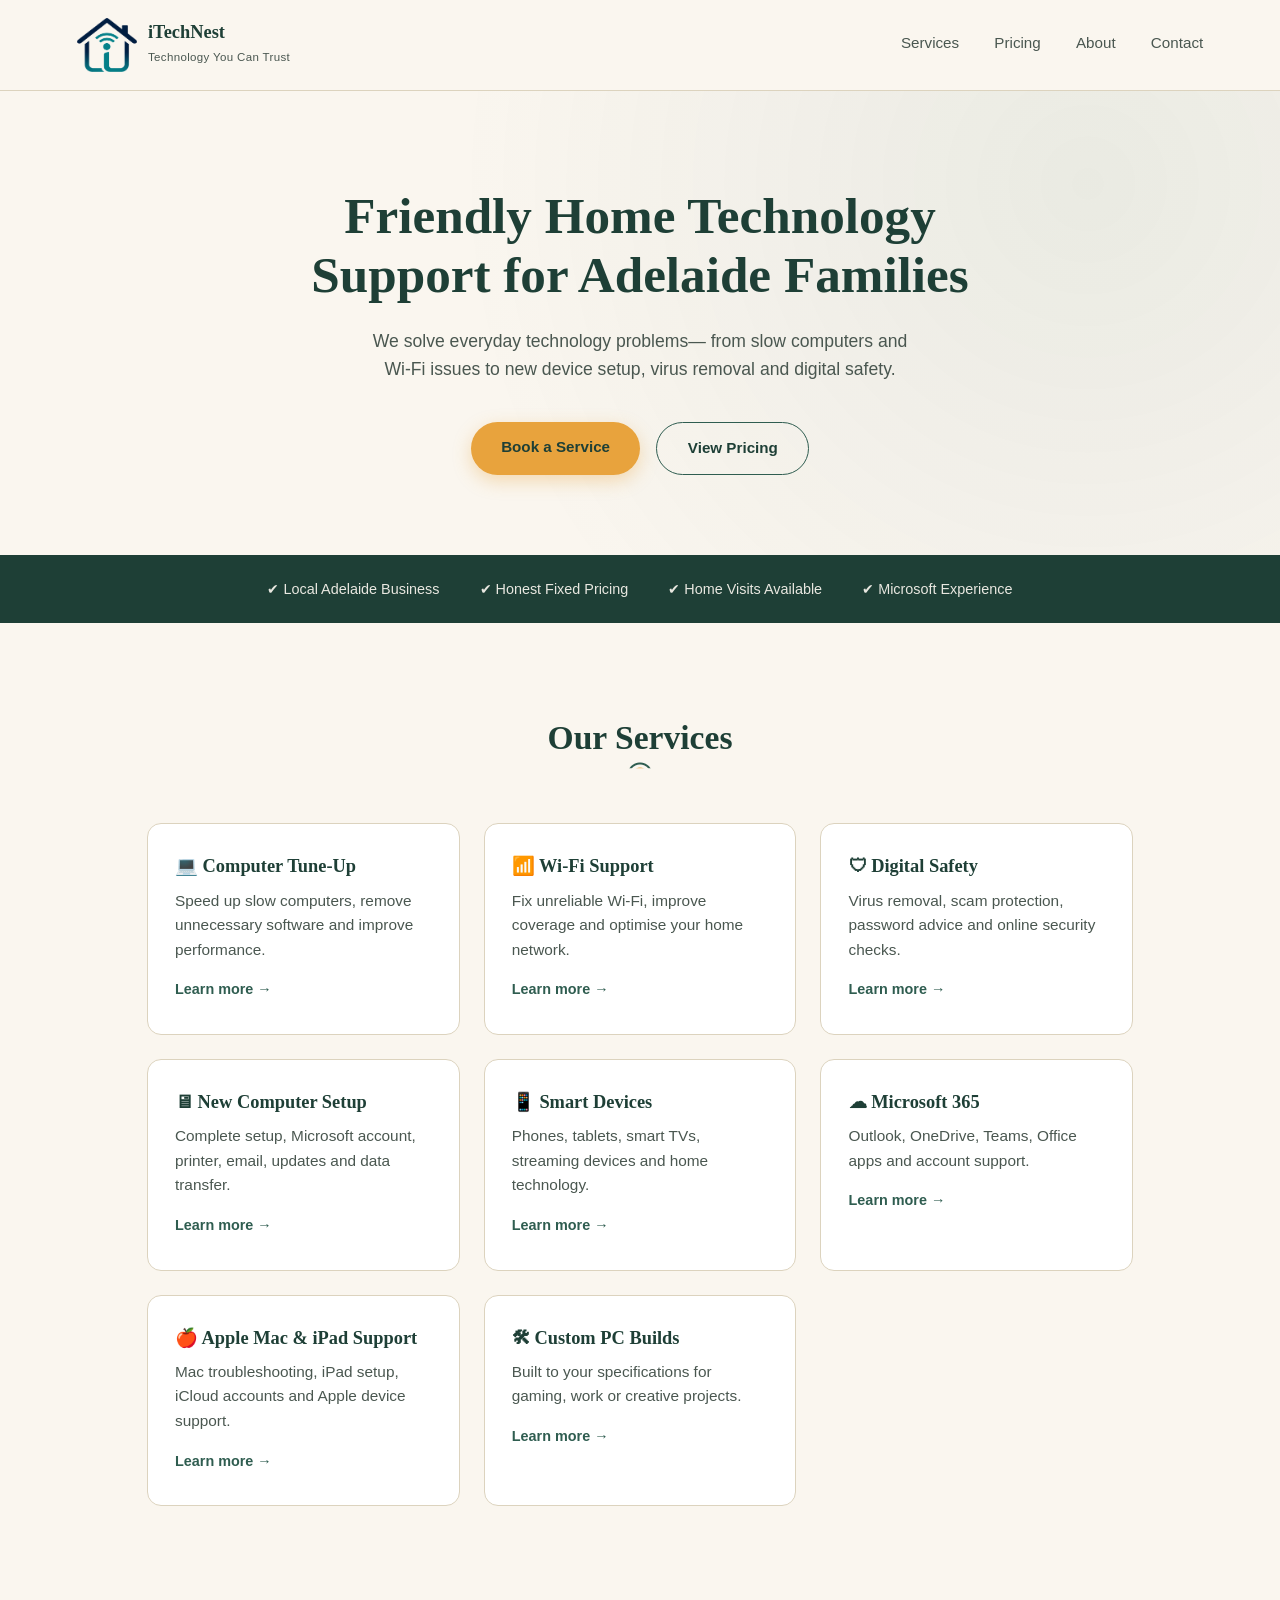
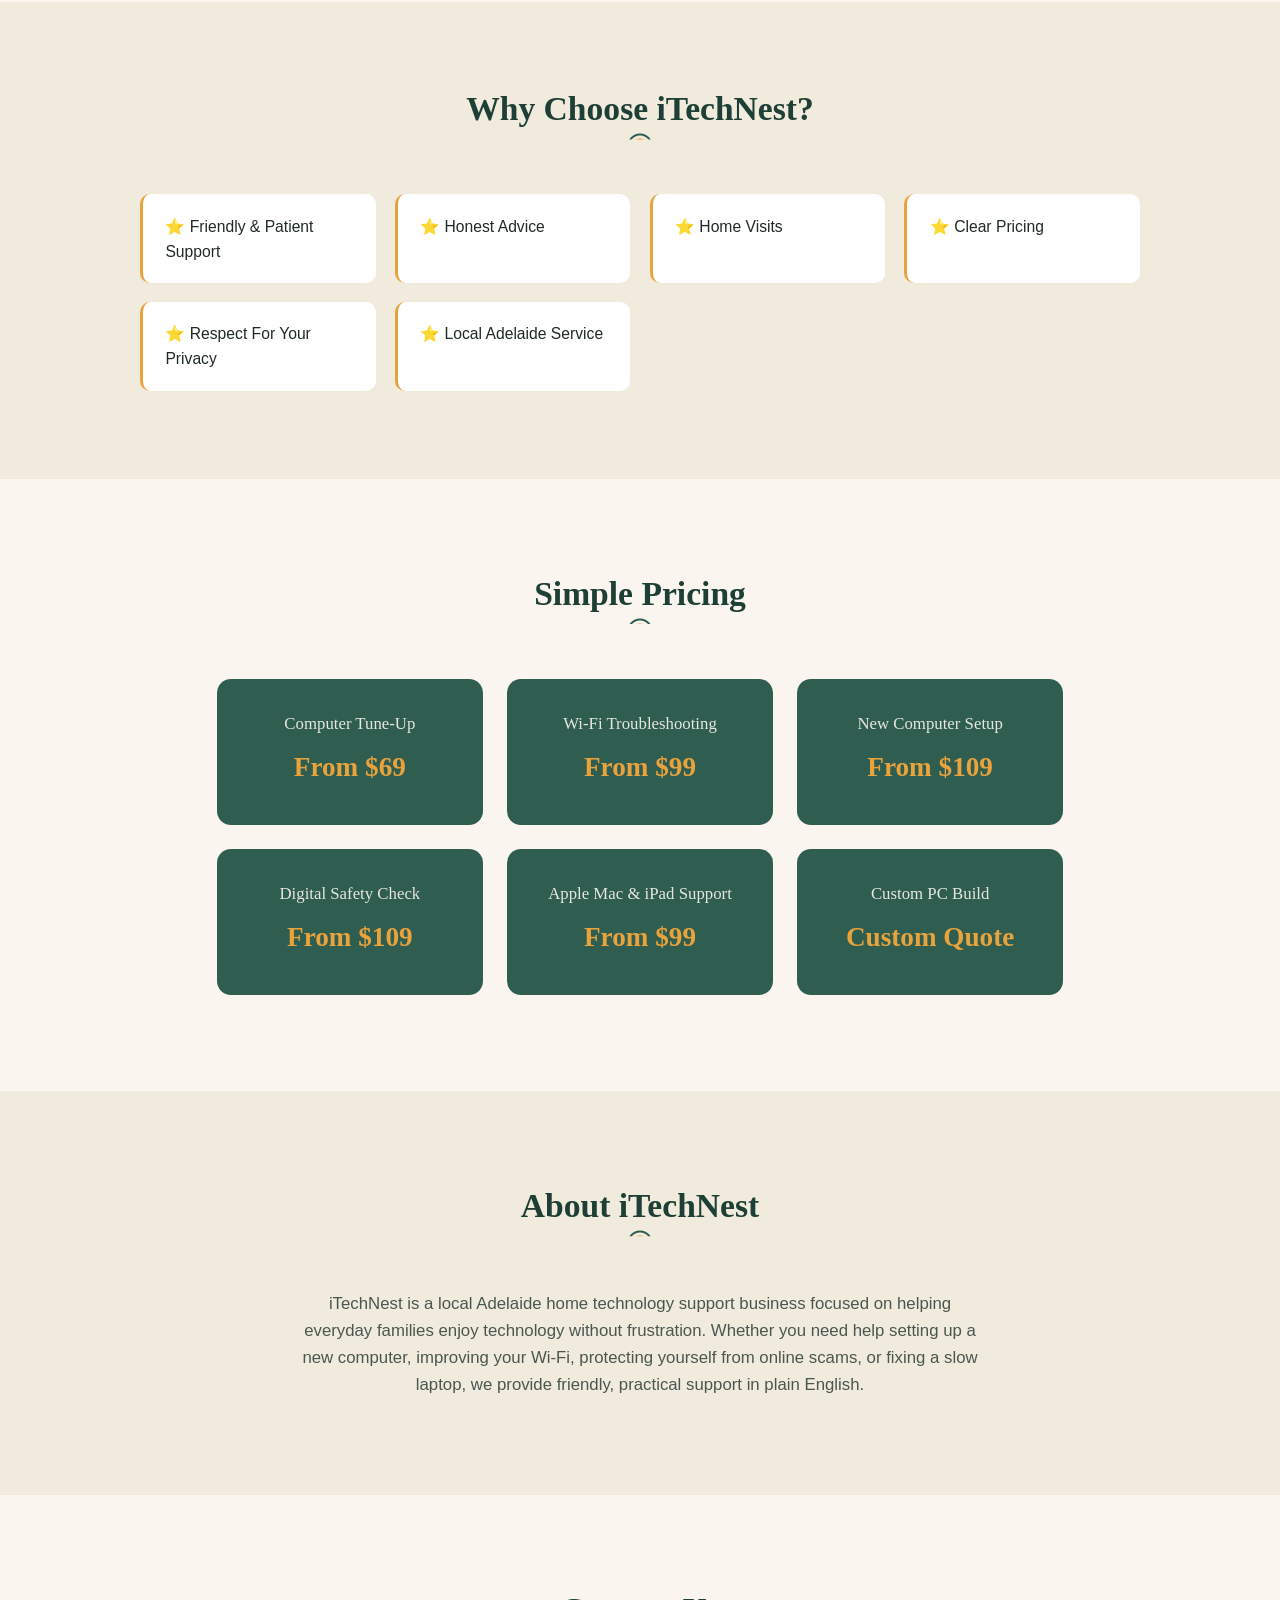
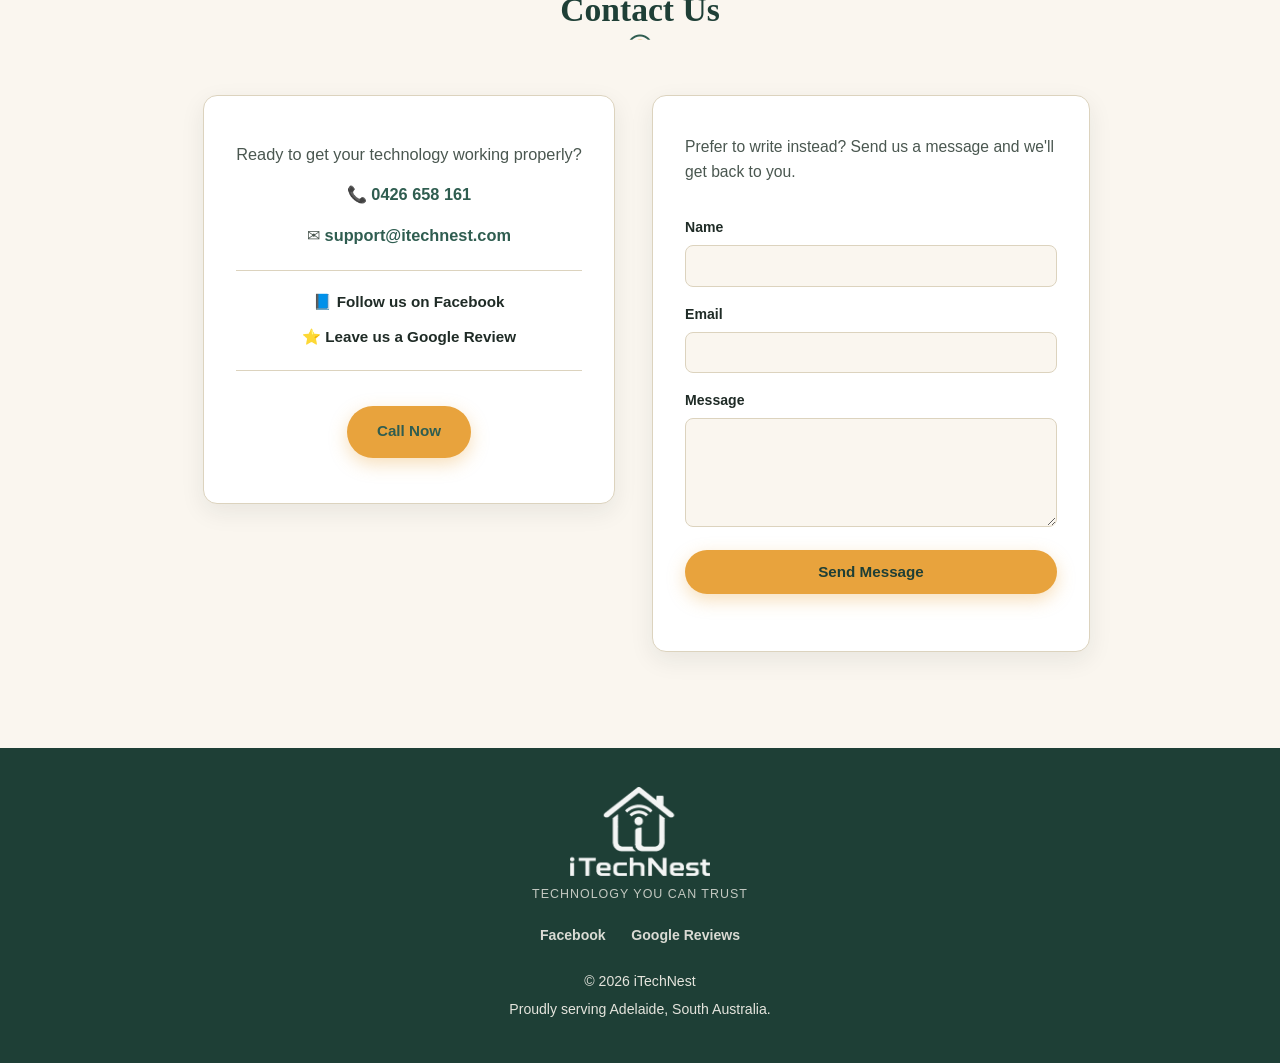
<file: index.html>
<!DOCTYPE html>
<html lang="en">

<head>

    <meta charset="UTF-8">
    <meta name="viewport" content="width=device-width, initial-scale=1.0">

    <title>iTechNest | Technology You Can Trust</title>

    <meta name="description"
        content="Professional Home Technology Support for Adelaide families. Computer repairs, Wi-Fi troubleshooting, virus removal, new computer setup, Apple Mac & iPad support, custom PC builds, Microsoft 365 support and digital safety.">

    <meta name="keywords"
        content="Computer Repair Adelaide, Home IT Support Adelaide, Wi-Fi Help Adelaide, Virus Removal Adelaide, Apple Mac Support Adelaide, Custom PC Build Adelaide, iTechNest">

    <meta name="author" content="iTechNest">

        <!-- Google tag (gtag.js) -->
    <script async src="https://www.googletagmanager.com/gtag/js?id=G-P4V0JFTGTQ"></script>
    <script>
      window.dataLayer = window.dataLayer || [];
      function gtag(){dataLayer.push(arguments);}
      gtag('js', new Date());

      gtag('config', 'G-P4V0JFTGTQ');
    </script>

    <link rel="stylesheet" href="styles.css">

    <link rel="icon" type="image/png" href="logo-icon.png">

</head>

<body>

    <!-- ========================= -->
    <!-- Navigation -->
    <!-- ========================= -->

    <nav>

        <div class="logo">

            <img src="logo-icon.png" alt="iTechNest logo" class="logo-icon">

            <div>

                <h2>iTechNest</h2>

                <small>Technology You Can Trust</small>

            </div>

        </div>

        <div class="menu">

            <a href="#services">Services</a>

            <a href="#pricing">Pricing</a>

            <a href="#about">About</a>

            <a href="#contact">Contact</a>

        </div>

    </nav>

    <!-- ========================= -->
    <!-- Hero -->
    <!-- ========================= -->

    <header>

        <div class="hero-content">

            <h1>
                Friendly Home Technology Support for Adelaide Families
            </h1>

            <p>

                We solve everyday technology problems—
                from slow computers and Wi-Fi issues
                to new device setup, virus removal and
                digital safety.

            </p>

            <div class="hero-buttons">

                <a href="#contact" class="btn-primary">

                    Book a Service

                </a>

                <a href="#pricing" class="btn-secondary">

                    View Pricing

                </a>

            </div>

        </div>

    </header>

    <!-- ========================= -->
    <!-- Trust Bar -->
    <!-- ========================= -->

    <section class="trust">

        <div class="trust-item">

            ✔ Local Adelaide Business

        </div>

        <div class="trust-item">

            ✔ Honest Fixed Pricing

        </div>

        <div class="trust-item">

            ✔ Home Visits Available

        </div>

        <div class="trust-item">

            ✔ Microsoft Experience

        </div>

    </section>

    <!-- ========================= -->
    <!-- Services -->
    <!-- ========================= -->

    <section id="services">

        <h2 class="section-title">

            Our Services

        </h2>

        <div class="cards">

            <a href="service-computer-tuneup.html" class="card">

                <h3>💻 Computer Tune-Up</h3>

                <p>

                    Speed up slow computers,
                    remove unnecessary software
                    and improve performance.

                </p>

                <span class="card-link">Learn more →</span>

            </a>

            <a href="service-wifi-support.html" class="card">

                <h3>📶 Wi-Fi Support</h3>

                <p>

                    Fix unreliable Wi-Fi,
                    improve coverage
                    and optimise your home network.

                </p>

                <span class="card-link">Learn more →</span>

            </a>

            <a href="service-digital-safety.html" class="card">

                <h3>🛡 Digital Safety</h3>

                <p>

                    Virus removal,
                    scam protection,
                    password advice
                    and online security checks.

                </p>

                <span class="card-link">Learn more →</span>

            </a>

            <a href="service-new-computer-setup.html" class="card">

                <h3>🖥 New Computer Setup</h3>

                <p>

                    Complete setup,
                    Microsoft account,
                    printer,
                    email,
                    updates and data transfer.

                </p>

                <span class="card-link">Learn more →</span>

            </a>

            <a href="service-smart-devices.html" class="card">

                <h3>📱 Smart Devices</h3>

                <p>

                    Phones,
                    tablets,
                    smart TVs,
                    streaming devices
                    and home technology.

                </p>

                <span class="card-link">Learn more →</span>

            </a>

            <a href="service-microsoft-365.html" class="card">

                <h3>☁ Microsoft 365</h3>

                <p>

                    Outlook,
                    OneDrive,
                    Teams,
                    Office apps
                    and account support.

                </p>

                <span class="card-link">Learn more →</span>

            </a>

            <a href="service-apple-support.html" class="card">

                <h3>🍎 Apple Mac & iPad Support</h3>

                <p>

                    Mac troubleshooting,
                    iPad setup,
                    iCloud accounts
                    and Apple device support.

                </p>

                <span class="card-link">Learn more →</span>

            </a>

            <a href="service-custom-pc-build.html" class="card">

                <h3>🛠 Custom PC Builds</h3>

                <p>

                    Built to your specifications
                    for gaming,
                    work
                    or creative projects.

                </p>

                <span class="card-link">Learn more →</span>

            </a>

        </div>

    </section>

    <!-- ========================= -->
    <!-- Why Choose Us -->
    <!-- ========================= -->

    <section class="why">

        <h2 class="section-title">

            Why Choose iTechNest?

        </h2>

        <div class="why-grid">

            <div>

                ⭐ Friendly & Patient Support

            </div>

            <div>

                ⭐ Honest Advice

            </div>

            <div>

                ⭐ Home Visits

            </div>

            <div>

                ⭐ Clear Pricing

            </div>

            <div>

                ⭐ Respect For Your Privacy

            </div>

            <div>

                ⭐ Local Adelaide Service

            </div>

        </div>

    </section>

    <!-- ========================= -->
    <!-- Pricing -->
    <!-- ========================= -->

    <section id="pricing">

        <h2 class="section-title">

            Simple Pricing

        </h2>

        <div class="pricing">

            <div class="price-card">

                <h3>

                    Computer Tune-Up

                </h3>

                <div class="price">

                    From $69

                </div>

            </div>

            <div class="price-card">

                <h3>

                    Wi-Fi Troubleshooting

                </h3>

                <div class="price">

                    From $99

                </div>

            </div>

            <div class="price-card">

                <h3>

                    New Computer Setup

                </h3>

                <div class="price">

                    From $109

                </div>

            </div>

            <div class="price-card">

                <h3>

                    Digital Safety Check

                </h3>

                <div class="price">

                    From $109

                </div>

            </div>

            <div class="price-card">

                <h3>

                    Apple Mac & iPad Support

                </h3>

                <div class="price">

                    From $99

                </div>

            </div>

            <div class="price-card">

                <h3>

                    Custom PC Build

                </h3>

                <div class="price">

                    Custom Quote

                </div>

            </div>

        </div>

    </section>

    <!-- ========================= -->
    <!-- About -->
    <!-- ========================= -->

    <section id="about">

        <h2 class="section-title">

            About iTechNest

        </h2>

        <p class="about-text">

            iTechNest is a local Adelaide home technology support
            business focused on helping everyday families enjoy
            technology without frustration.

            Whether you need help setting up a new computer,
            improving your Wi-Fi,
            protecting yourself from online scams,
            or fixing a slow laptop,
            we provide friendly, practical support in plain English.

        </p>

    </section>

    <!-- ========================= -->
    <!-- Contact -->
    <!-- ========================= -->

    <section id="contact">

        <h2 class="section-title">

            Contact Us

        </h2>

        <div class="contact-grid">

        <div class="contact-box">

            <p>

                Ready to get your technology working properly?

            </p>

            <p>

                📞 <a href="tel:+61426658161">0426 658 161</a>

            </p>

            <p>

                ✉ <a href="mailto:support@itechnest.com">support@itechnest.com</a>

            </p>

            <div class="social-links">

                <a href="https://www.facebook.com/profile.php?id=61591893814997" target="_blank" rel="noopener">📘 Follow us on Facebook</a>

                <a href="https://g.page/r/CUz_t5HY9I8OEAE/review" target="_blank" rel="noopener">⭐ Leave us a Google Review</a>

            </div>

            <a href="tel:+61426658161" class="btn-primary">

                Call Now

            </a>

        </div>

        <div class="contact-form-box">

            <p class="contact-form-intro">Prefer to write instead? Send us a message and we'll get back to you.</p>

            <form id="contact-form" action="https://formspree.io/f/mgogpzbe" method="POST">

                <label for="name">Name</label>
                <input type="text" id="name" name="name" required>

                <label for="email">Email</label>
                <input type="email" id="email" name="email" required>

                <label for="message">Message</label>
                <textarea id="message" name="message" rows="5" required></textarea>

                <button type="submit" class="btn-primary">Send Message</button>

                <p id="form-status" class="form-status"></p>

            </form>

        </div>

        </div>

    </section>

    <script>
        const contactForm = document.getElementById('contact-form');
        if (contactForm) {
            contactForm.addEventListener('submit', function (e) {
                e.preventDefault();
                const status = document.getElementById('form-status');
                const submitBtn = contactForm.querySelector('button[type="submit"]');
                const formData = new FormData(contactForm);

                submitBtn.disabled = true;
                submitBtn.textContent = 'Sending...';

                fetch(contactForm.action, {
                    method: 'POST',
                    body: formData,
                    headers: { 'Accept': 'application/json' }
                }).then(response => {
                    if (response.ok) {
                        contactForm.reset();
                        contactForm.style.display = 'none';
                        status.textContent = "Thanks! Your message has been sent — we'll get back to you soon.";
                        status.classList.add('form-status-success');
                    } else {
                        status.textContent = "Something went wrong. Please try again, or call/email us directly.";
                        status.classList.add('form-status-error');
                    }
                }).catch(() => {
                    status.textContent = "Something went wrong. Please try again, or call/email us directly.";
                    status.classList.add('form-status-error');
                }).finally(() => {
                    submitBtn.disabled = false;
                    submitBtn.textContent = 'Send Message';
                });
            });
        }
    </script>

    <!-- ========================= -->
    <!-- Footer -->
    <!-- ========================= -->

    <footer>

        <img src="logo-footer.png" alt="iTechNest" class="footer-logo">

        <p class="footer-tagline">Technology You Can Trust</p>

        <div class="footer-social">

            <a href="https://www.facebook.com/profile.php?id=61591893814997" target="_blank" rel="noopener">Facebook</a>

            <a href="https://g.page/r/CUz_t5HY9I8OEAE/review" target="_blank" rel="noopener">Google Reviews</a>

        </div>

        <p>

            © 2026 iTechNest

        </p>

        <p>

            Proudly serving Adelaide, South Australia.

        </p>

    </footer>

</body>

</html>
</file>
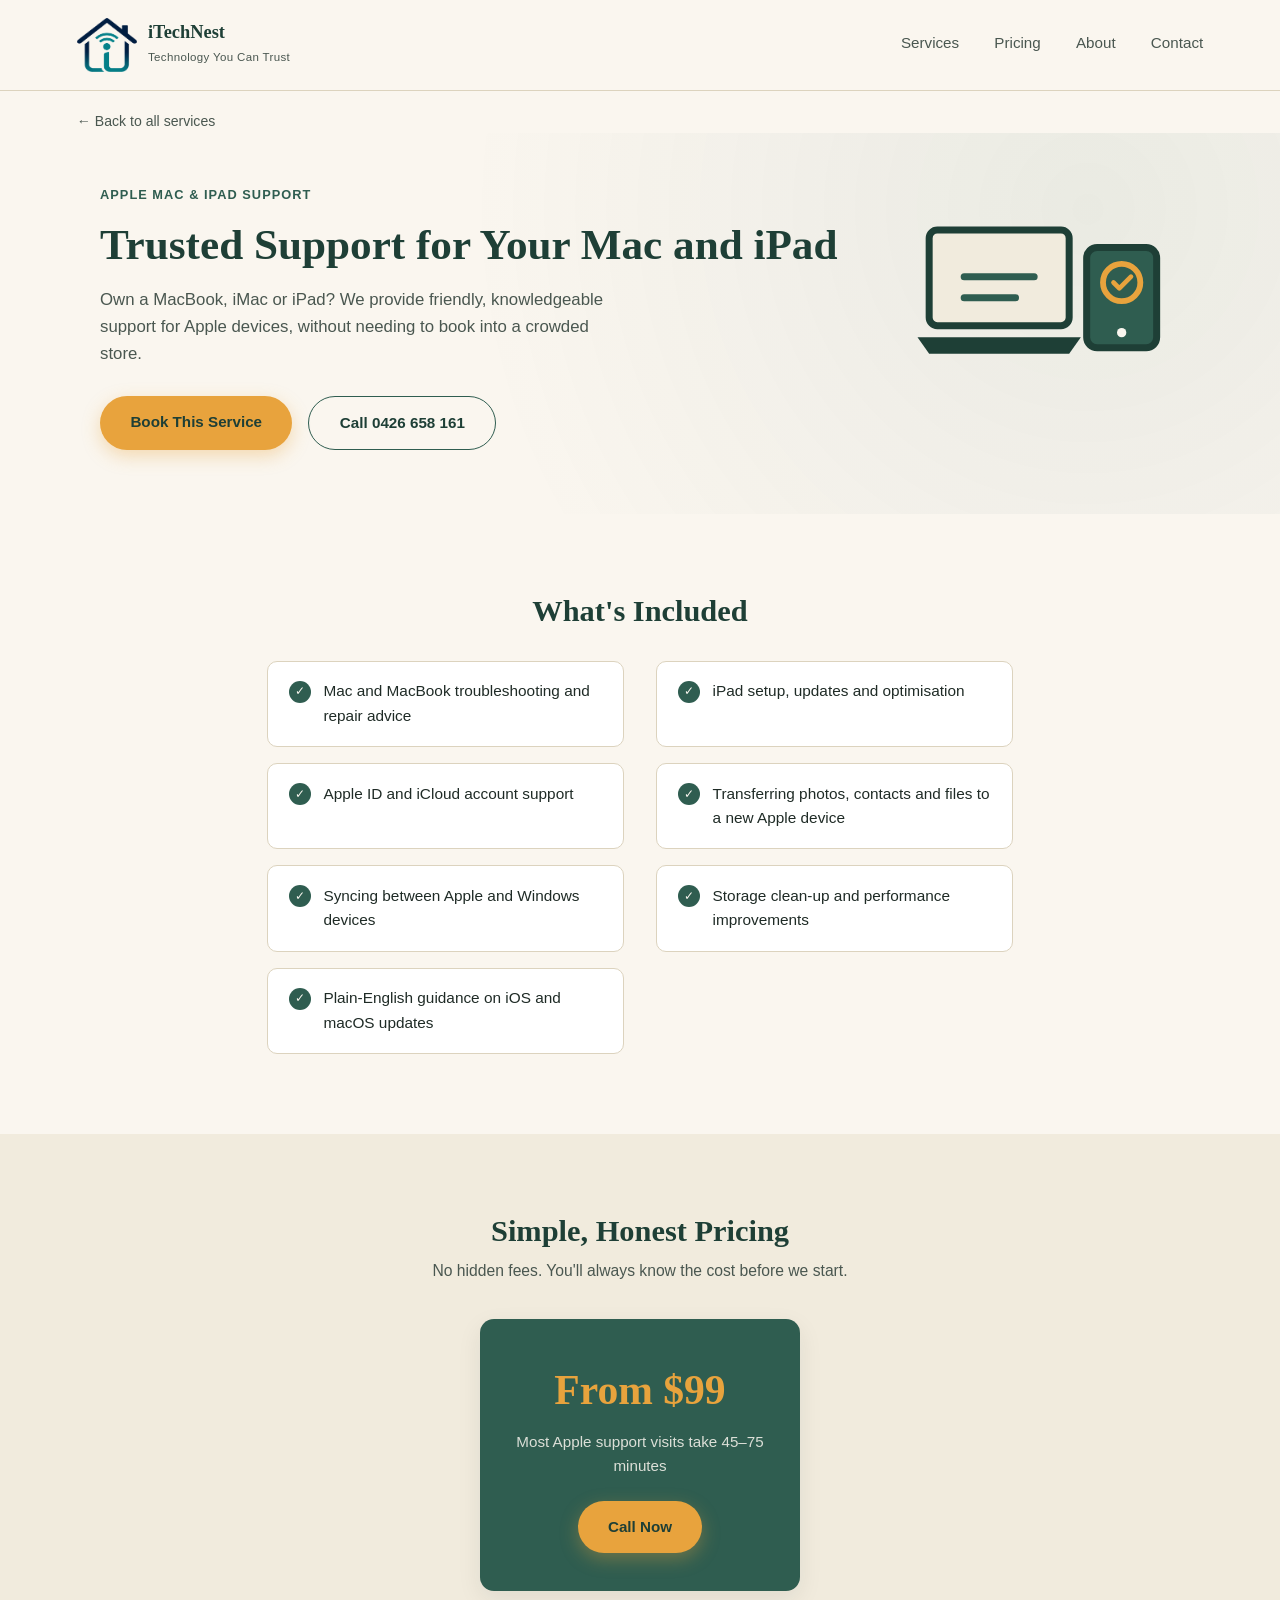
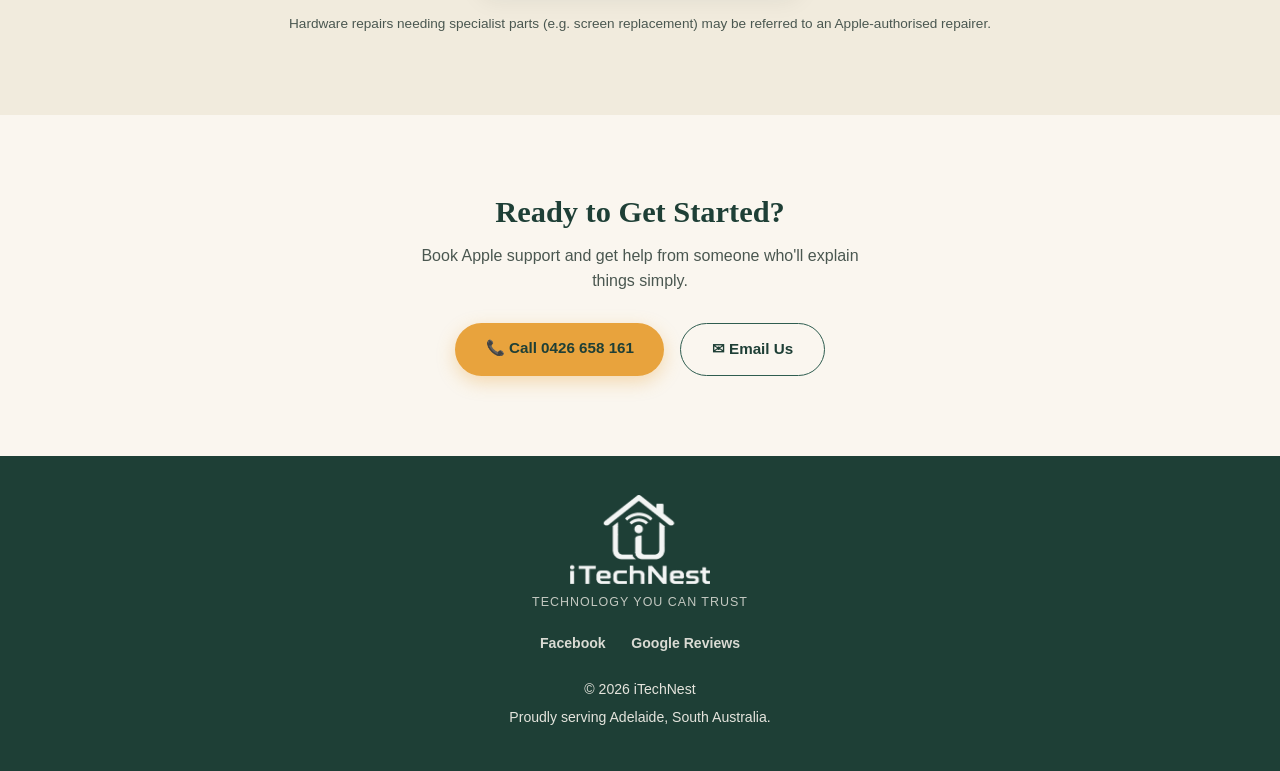
<file: service-apple-support.html>
<!DOCTYPE html>
<html lang="en">

<head>

    <meta charset="UTF-8">
    <meta name="viewport" content="width=device-width, initial-scale=1.0">

    <title>Apple Mac & iPad Support | iTechNest</title>

    <meta name="description" content="Friendly Apple Mac and iPad support in Adelaide. Troubleshooting, setup, iCloud accounts and syncing, explained in plain English.">

    <meta name="author" content="iTechNest">

        <!-- Google tag (gtag.js) -->
    <script async src="https://www.googletagmanager.com/gtag/js?id=G-P4V0JFTGTQ"></script>
    <script>
      window.dataLayer = window.dataLayer || [];
      function gtag(){dataLayer.push(arguments);}
      gtag('js', new Date());

      gtag('config', 'G-P4V0JFTGTQ');
    </script>

    <link rel="stylesheet" href="styles.css">

    <link rel="icon" type="image/png" href="logo-icon.png">

</head>

<body>

    <nav>

        <div class="logo">

            <a href="index.html" style="display:flex;align-items:center;gap:0.7rem;">
                <img src="logo-icon.png" alt="iTechNest logo" class="logo-icon">
                <div>
                    <h2>iTechNest</h2>
                    <small>Technology You Can Trust</small>
                </div>
            </a>

        </div>

        <div class="menu">

            <a href="index.html#services">Services</a>

            <a href="index.html#pricing">Pricing</a>

            <a href="index.html#about">About</a>

            <a href="index.html#contact">Contact</a>

        </div>

    </nav>

    <a href="index.html#services" class="breadcrumb">← Back to all services</a>

    <!-- ========================= -->
    <!-- Service Hero -->
    <!-- ========================= -->

    <section class="service-hero">

        <div class="service-hero-inner">

            <div class="service-hero-text">

                <span class="service-eyebrow">Apple Mac & iPad Support</span>

                <h1>Trusted Support for Your Mac and iPad</h1>

                <p>Own a MacBook, iMac or iPad? We provide friendly, knowledgeable support for Apple devices, without needing to book into a crowded store.</p>

                <div class="hero-buttons" style="justify-content:flex-start;">

                    <a href="#pricing-cta" class="btn-primary">Book This Service</a>

                    <a href="tel:+61426658161" class="btn-secondary">Call 0426 658 161</a>

                </div>

            </div>

            <div class="service-illustration">
                <svg viewBox="0 0 240 200" xmlns="http://www.w3.org/2000/svg">
                    <rect x="25" y="30" width="120" height="82" rx="7" fill="var(--paper-dim)" stroke="var(--pine-dark)" stroke-width="6"/>
                    <path d="M15 122 h140 l-10 14 h-120 z" fill="var(--pine-dark)"/>
                    <rect x="160" y="45" width="60" height="86" rx="9" fill="var(--pine)" stroke="var(--pine-dark)" stroke-width="6"/>
                    <circle cx="190" cy="118" r="4" fill="var(--paper)"/>
                    <path d="M55 70 h60 M55 88 h44" stroke="var(--pine)" stroke-width="6" stroke-linecap="round"/>
                    <circle cx="190" cy="75" r="16" fill="none" stroke="var(--amber)" stroke-width="5"/>
                    <path d="M183 75 l5 5 l10 -10" fill="none" stroke="var(--amber)" stroke-width="4" stroke-linecap="round" stroke-linejoin="round"/>
                </svg>

            </div>

        </div>

    </section>

    <!-- ========================= -->
    <!-- Coverage -->
    <!-- ========================= -->

    <section class="coverage">

        <h2>What's Included</h2>

        <div class="coverage-grid">

            <div class="coverage-item">
                <span class="tick">✓</span>
                <span>Mac and MacBook troubleshooting and repair advice</span>
            </div>

            <div class="coverage-item">
                <span class="tick">✓</span>
                <span>iPad setup, updates and optimisation</span>
            </div>

            <div class="coverage-item">
                <span class="tick">✓</span>
                <span>Apple ID and iCloud account support</span>
            </div>

            <div class="coverage-item">
                <span class="tick">✓</span>
                <span>Transferring photos, contacts and files to a new Apple device</span>
            </div>

            <div class="coverage-item">
                <span class="tick">✓</span>
                <span>Syncing between Apple and Windows devices</span>
            </div>

            <div class="coverage-item">
                <span class="tick">✓</span>
                <span>Storage clean-up and performance improvements</span>
            </div>

            <div class="coverage-item">
                <span class="tick">✓</span>
                <span>Plain-English guidance on iOS and macOS updates</span>
            </div>

        </div>

    </section>

    <!-- ========================= -->
    <!-- Pricing -->
    <!-- ========================= -->

    <section class="service-pricing" id="pricing-cta">

        <h2>Simple, Honest Pricing</h2>

        <p class="pricing-note">No hidden fees. You'll always know the cost before we start.</p>

        <div class="service-price-card">

            <div class="price">From $99</div>

            <div class="price-label">Most Apple support visits take 45–75 minutes</div>

            <a href="tel:+61426658161" class="btn-primary">Call Now</a>

        </div>

        <p class="price-fineprint">Hardware repairs needing specialist parts (e.g. screen replacement) may be referred to an Apple-authorised repairer.</p>

    </section>

    <!-- ========================= -->
    <!-- CTA -->
    <!-- ========================= -->

    <section class="service-cta">

        <h2>Ready to Get Started?</h2>

        <p>Book Apple support and get help from someone who'll explain things simply.</p>

        <div class="service-cta-buttons">

            <a href="tel:+61426658161" class="btn-primary">📞 Call 0426 658 161</a>

            <a href="mailto:support@itechnest.com" class="btn-secondary">✉ Email Us</a>

        </div>

    </section>

    <footer>

        <img src="logo-footer.png" alt="iTechNest" class="footer-logo">

        <p class="footer-tagline">Technology You Can Trust</p>

        <div class="footer-social">

            <a href="https://www.facebook.com/profile.php?id=61591893814997" target="_blank" rel="noopener">Facebook</a>

            <a href="https://g.page/r/CUz_t5HY9I8OEAE/review" target="_blank" rel="noopener">Google Reviews</a>

        </div>

        <p>

            © 2026 iTechNest

        </p>

        <p>

            Proudly serving Adelaide, South Australia.

        </p>

    </footer>

</body>

</html>
</file>
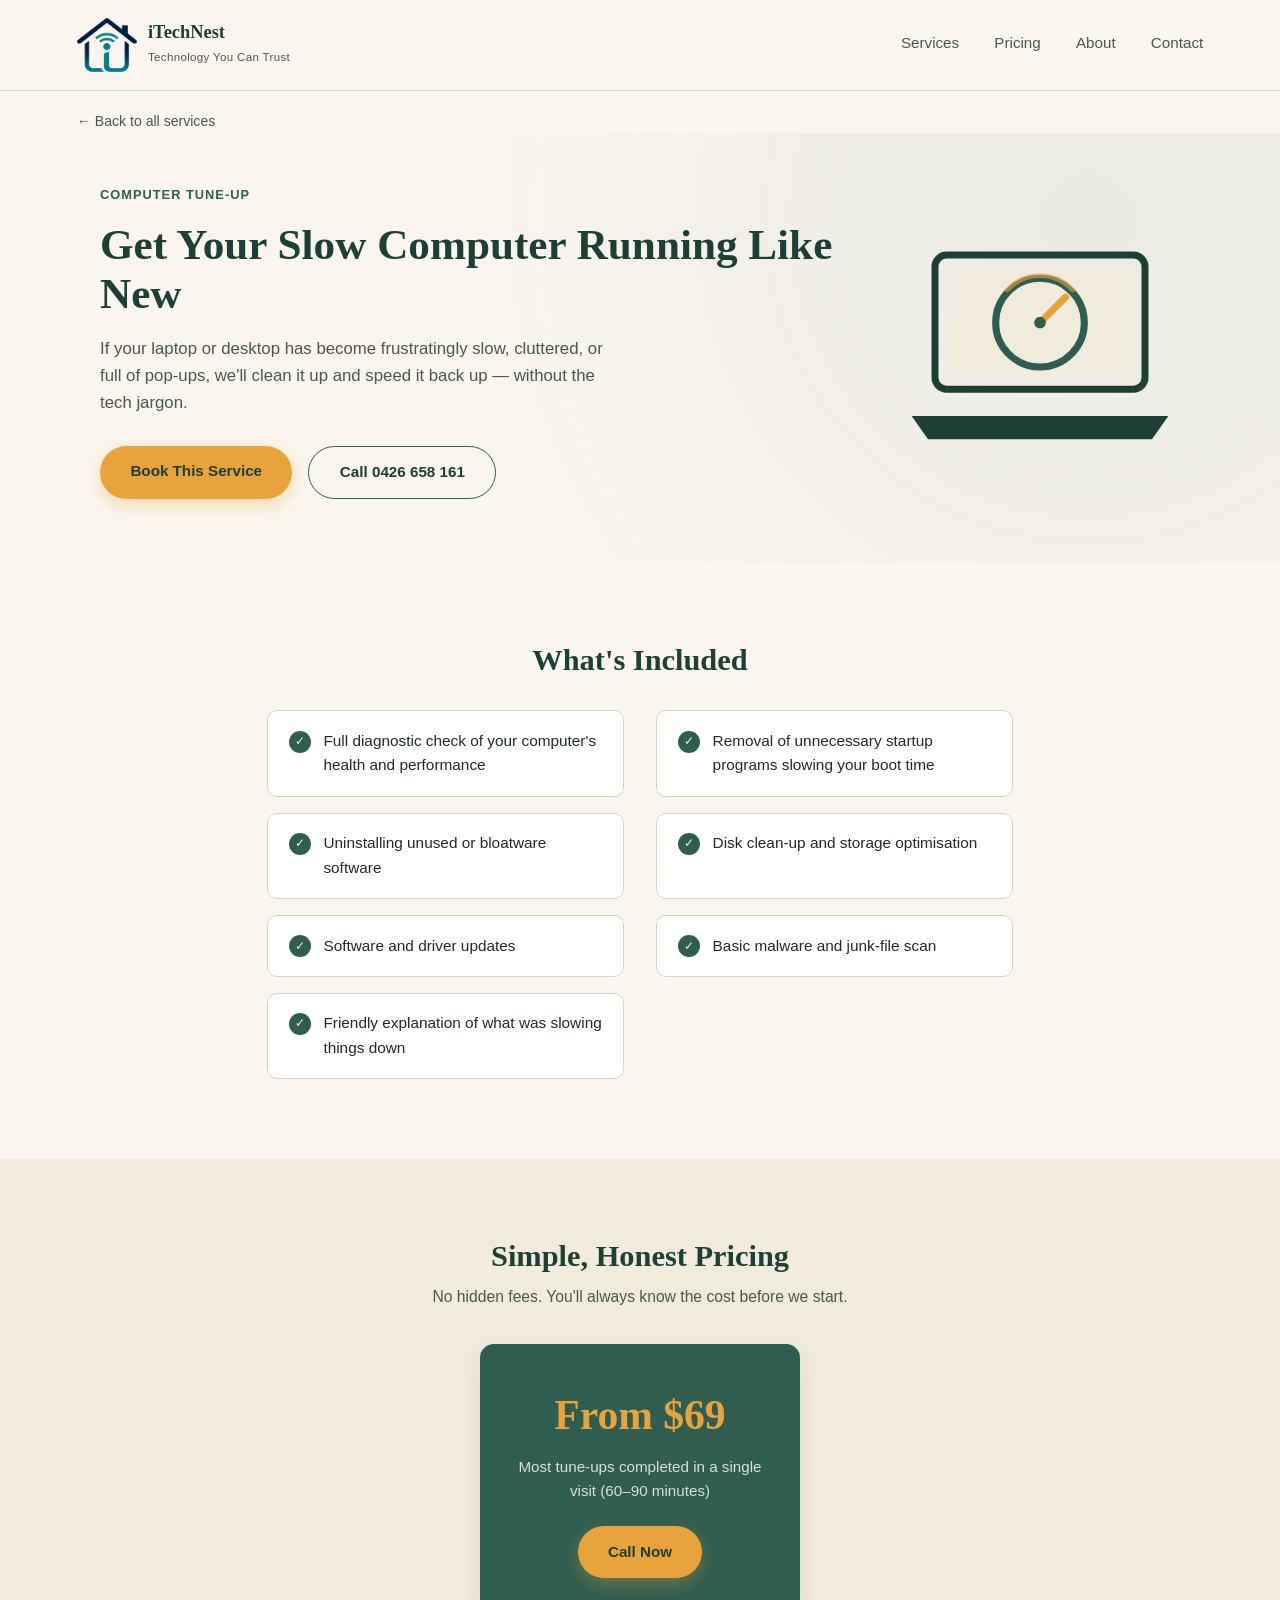
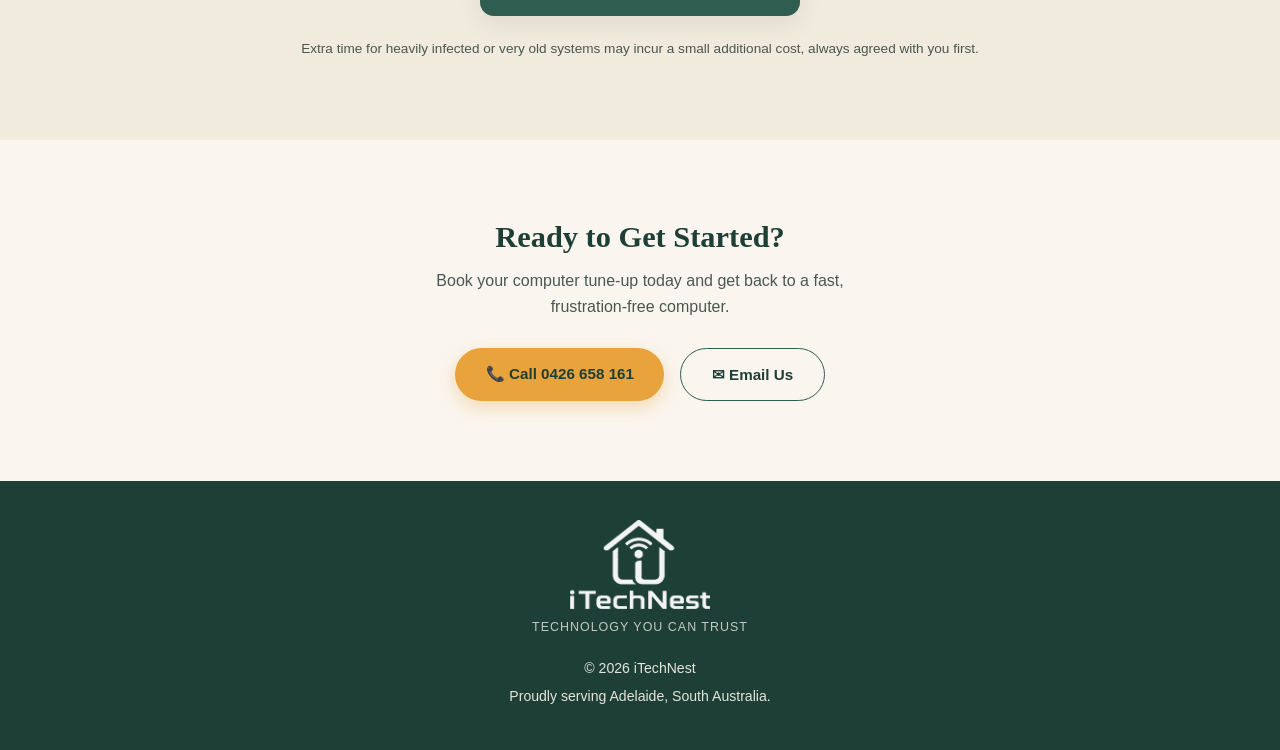
<file: service-computer-tuneup.html>
<!DOCTYPE html>
<html lang="en">

<head>

    <meta charset="UTF-8">
    <meta name="viewport" content="width=device-width, initial-scale=1.0">

    <title>Computer Tune-Up | iTechNest</title>

    <meta name="description" content="Professional computer tune-up service in Adelaide. Speed up your slow laptop or desktop, remove clutter and unwanted software, and get it running like new.">

    <meta name="author" content="iTechNest">

        <!-- Google tag (gtag.js) -->
    <script async src="https://www.googletagmanager.com/gtag/js?id=G-P4V0JFTGTQ"></script>
    <script>
      window.dataLayer = window.dataLayer || [];
      function gtag(){dataLayer.push(arguments);}
      gtag('js', new Date());

      gtag('config', 'G-P4V0JFTGTQ');
    </script>

    <link rel="stylesheet" href="styles.css">

    <link rel="icon" type="image/png" href="logo-icon.png">

</head>

<body>

    <nav>

        <div class="logo">

            <a href="index.html" style="display:flex;align-items:center;gap:0.7rem;">
                <img src="logo-icon.png" alt="iTechNest logo" class="logo-icon">
                <div>
                    <h2>iTechNest</h2>
                    <small>Technology You Can Trust</small>
                </div>
            </a>

        </div>

        <div class="menu">

            <a href="index.html#services">Services</a>

            <a href="index.html#pricing">Pricing</a>

            <a href="index.html#about">About</a>

            <a href="index.html#contact">Contact</a>

        </div>

    </nav>

    <a href="index.html#services" class="breadcrumb">← Back to all services</a>

    <!-- ========================= -->
    <!-- Service Hero -->
    <!-- ========================= -->

    <section class="service-hero">

        <div class="service-hero-inner">

            <div class="service-hero-text">

                <span class="service-eyebrow">Computer Tune-Up</span>

                <h1>Get Your Slow Computer Running Like New</h1>

                <p>If your laptop or desktop has become frustratingly slow, cluttered, or full of pop-ups, we'll clean it up and speed it back up — without the tech jargon.</p>

                <div class="hero-buttons" style="justify-content:flex-start;">

                    <a href="#pricing-cta" class="btn-primary">Book This Service</a>

                    <a href="tel:+61426658161" class="btn-secondary">Call 0426 658 161</a>

                </div>

            </div>

            <div class="service-illustration">
                <svg viewBox="0 0 240 200" xmlns="http://www.w3.org/2000/svg">
                    <rect x="30" y="30" width="180" height="115" rx="10" fill="none" stroke="var(--pine-dark)" stroke-width="6"/>
                    <rect x="42" y="42" width="156" height="91" rx="4" fill="var(--paper-dim)"/>
                    <path d="M10 168 h220 l-14 20 h-192 z" fill="var(--pine-dark)"/>
                    <circle cx="120" cy="88" r="38" fill="none" stroke="var(--pine)" stroke-width="6"/>
                    <path d="M120 88 L142 66" stroke="var(--amber)" stroke-width="6" stroke-linecap="round"/>
                    <circle cx="120" cy="88" r="5" fill="var(--pine)"/>
                    <path d="M92 60 a38 38 0 0 1 56 0" fill="none" stroke="var(--amber)" stroke-width="4" stroke-linecap="round" opacity="0.6"/>
                </svg>

            </div>

        </div>

    </section>

    <!-- ========================= -->
    <!-- Coverage -->
    <!-- ========================= -->

    <section class="coverage">

        <h2>What's Included</h2>

        <div class="coverage-grid">

            <div class="coverage-item">
                <span class="tick">✓</span>
                <span>Full diagnostic check of your computer's health and performance</span>
            </div>

            <div class="coverage-item">
                <span class="tick">✓</span>
                <span>Removal of unnecessary startup programs slowing your boot time</span>
            </div>

            <div class="coverage-item">
                <span class="tick">✓</span>
                <span>Uninstalling unused or bloatware software</span>
            </div>

            <div class="coverage-item">
                <span class="tick">✓</span>
                <span>Disk clean-up and storage optimisation</span>
            </div>

            <div class="coverage-item">
                <span class="tick">✓</span>
                <span>Software and driver updates</span>
            </div>

            <div class="coverage-item">
                <span class="tick">✓</span>
                <span>Basic malware and junk-file scan</span>
            </div>

            <div class="coverage-item">
                <span class="tick">✓</span>
                <span>Friendly explanation of what was slowing things down</span>
            </div>

        </div>

    </section>

    <!-- ========================= -->
    <!-- Pricing -->
    <!-- ========================= -->

    <section class="service-pricing" id="pricing-cta">

        <h2>Simple, Honest Pricing</h2>

        <p class="pricing-note">No hidden fees. You'll always know the cost before we start.</p>

        <div class="service-price-card">

            <div class="price">From $69</div>

            <div class="price-label">Most tune-ups completed in a single visit (60–90 minutes)</div>

            <a href="tel:+61426658161" class="btn-primary">Call Now</a>

        </div>

        <p class="price-fineprint">Extra time for heavily infected or very old systems may incur a small additional cost, always agreed with you first.</p>

    </section>

    <!-- ========================= -->
    <!-- CTA -->
    <!-- ========================= -->

    <section class="service-cta">

        <h2>Ready to Get Started?</h2>

        <p>Book your computer tune-up today and get back to a fast, frustration-free computer.</p>

        <div class="service-cta-buttons">

            <a href="tel:+61426658161" class="btn-primary">📞 Call 0426 658 161</a>

            <a href="mailto:support@itechnest.com" class="btn-secondary">✉ Email Us</a>

        </div>

    </section>

    <footer>

        <img src="logo-footer.png" alt="iTechNest" class="footer-logo">

        <p class="footer-tagline">Technology You Can Trust</p>

        <p>

            © 2026 iTechNest

        </p>

        <p>

            Proudly serving Adelaide, South Australia.

        </p>

    </footer>

</body>

</html>
</file>
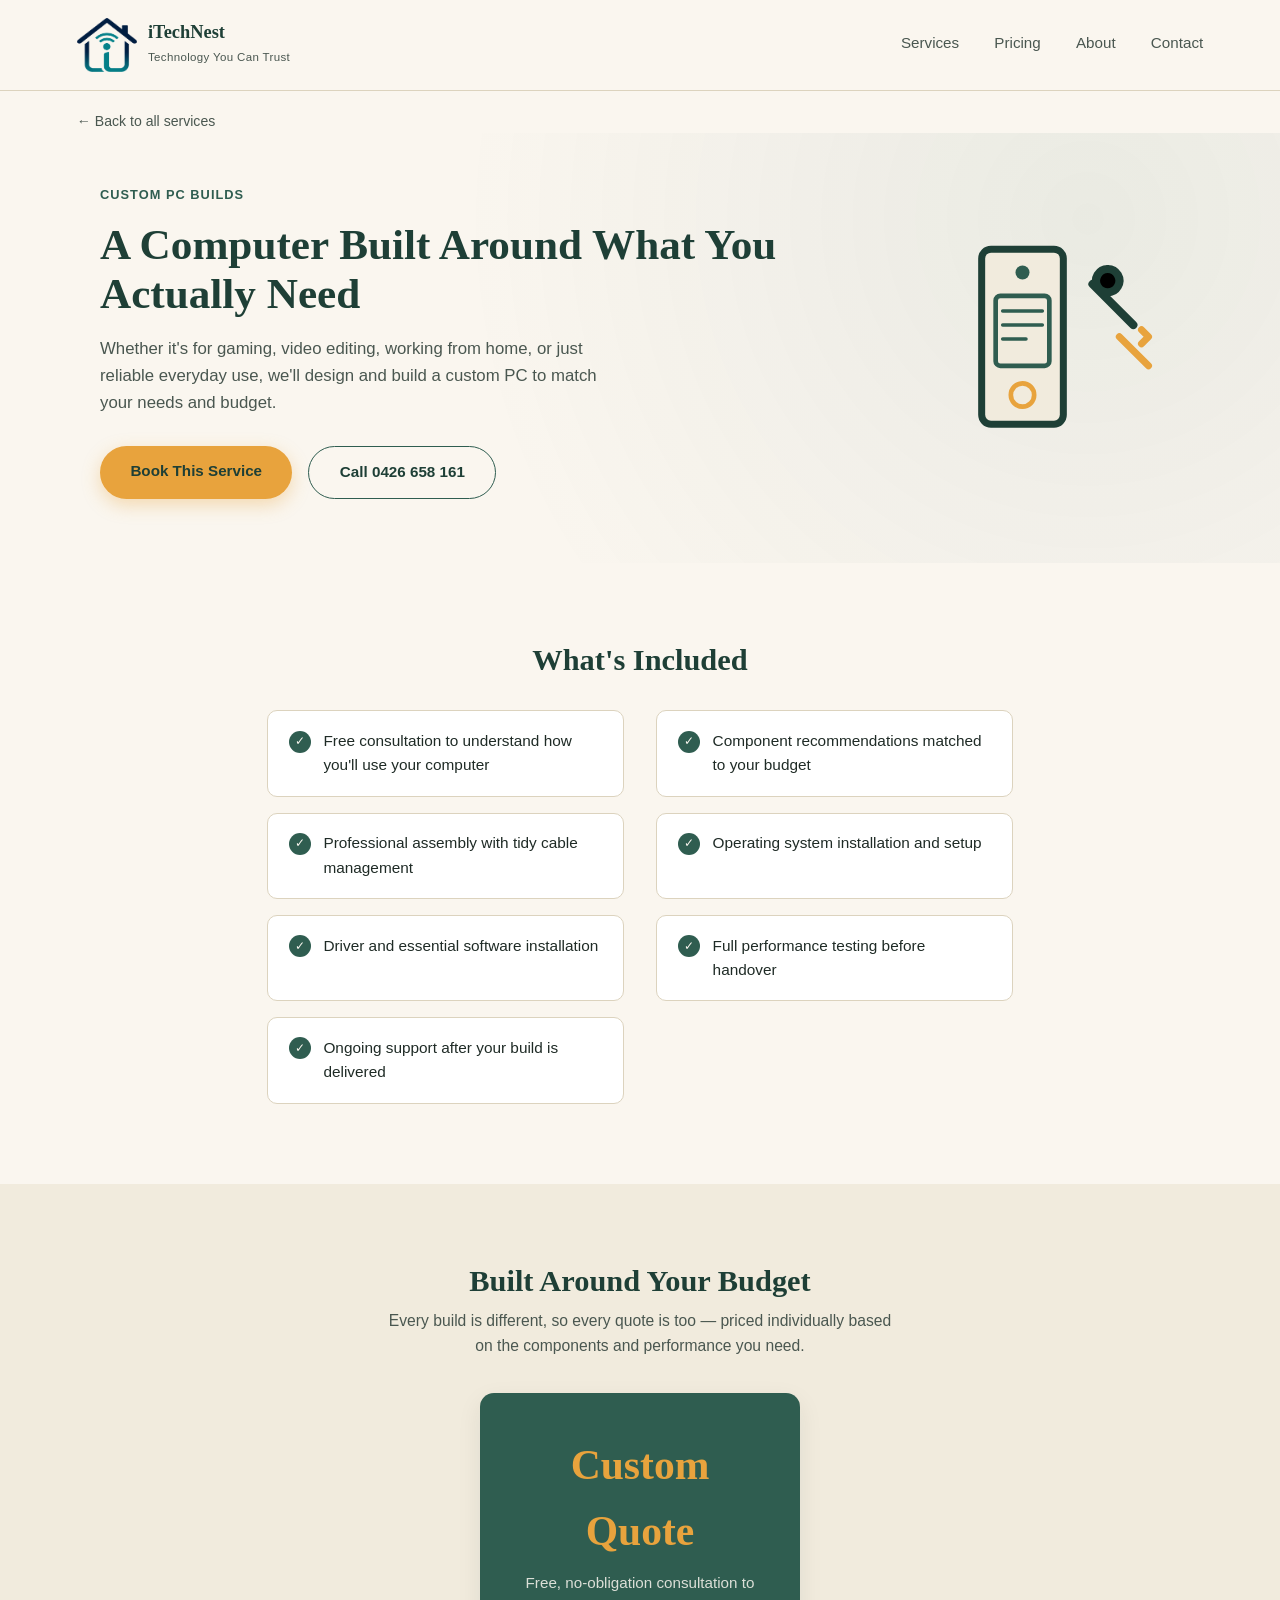
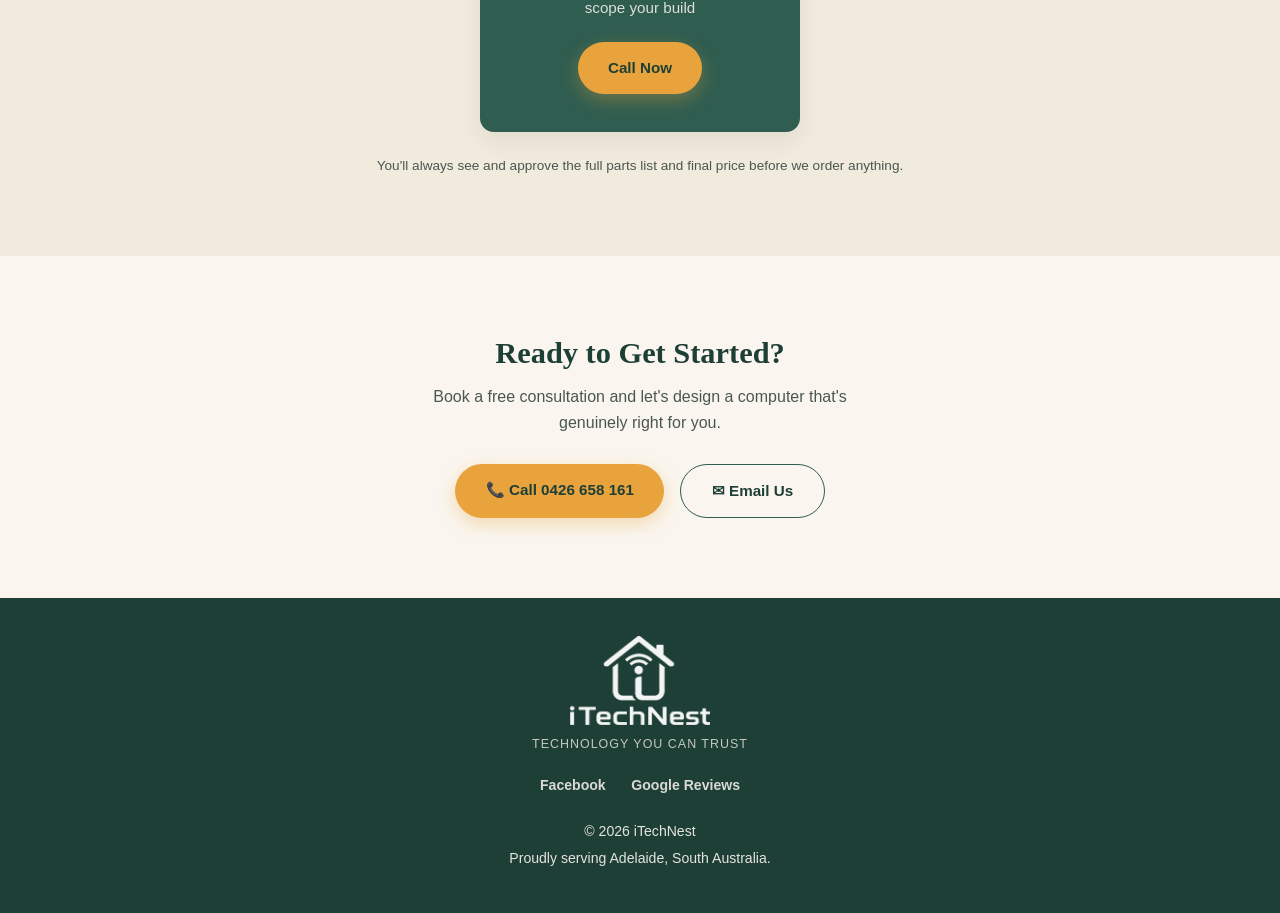
<file: service-custom-pc-build.html>
<!DOCTYPE html>
<html lang="en">

<head>

    <meta charset="UTF-8">
    <meta name="viewport" content="width=device-width, initial-scale=1.0">

    <title>Custom PC Builds | iTechNest</title>

    <meta name="description" content="Custom PC builds in Adelaide, built to your specifications for gaming, work or creative projects. Free consultation and transparent quotes.">

    <meta name="author" content="iTechNest">

        <!-- Google tag (gtag.js) -->
    <script async src="https://www.googletagmanager.com/gtag/js?id=G-P4V0JFTGTQ"></script>
    <script>
      window.dataLayer = window.dataLayer || [];
      function gtag(){dataLayer.push(arguments);}
      gtag('js', new Date());

      gtag('config', 'G-P4V0JFTGTQ');
    </script>

    <link rel="stylesheet" href="styles.css">

    <link rel="icon" type="image/png" href="logo-icon.png">

</head>

<body>

    <nav>

        <div class="logo">

            <a href="index.html" style="display:flex;align-items:center;gap:0.7rem;">
                <img src="logo-icon.png" alt="iTechNest logo" class="logo-icon">
                <div>
                    <h2>iTechNest</h2>
                    <small>Technology You Can Trust</small>
                </div>
            </a>

        </div>

        <div class="menu">

            <a href="index.html#services">Services</a>

            <a href="index.html#pricing">Pricing</a>

            <a href="index.html#about">About</a>

            <a href="index.html#contact">Contact</a>

        </div>

    </nav>

    <a href="index.html#services" class="breadcrumb">← Back to all services</a>

    <!-- ========================= -->
    <!-- Service Hero -->
    <!-- ========================= -->

    <section class="service-hero">

        <div class="service-hero-inner">

            <div class="service-hero-text">

                <span class="service-eyebrow">Custom PC Builds</span>

                <h1>A Computer Built Around What You Actually Need</h1>

                <p>Whether it's for gaming, video editing, working from home, or just reliable everyday use, we'll design and build a custom PC to match your needs and budget.</p>

                <div class="hero-buttons" style="justify-content:flex-start;">

                    <a href="#pricing-cta" class="btn-primary">Book This Service</a>

                    <a href="tel:+61426658161" class="btn-secondary">Call 0426 658 161</a>

                </div>

            </div>

            <div class="service-illustration">
                <svg viewBox="0 0 240 200" xmlns="http://www.w3.org/2000/svg">
                    <rect x="70" y="25" width="70" height="150" rx="8" fill="var(--paper-dim)" stroke="var(--pine-dark)" stroke-width="6"/>
                    <circle cx="105" cy="45" r="6" fill="var(--pine)"/>
                    <rect x="82" y="65" width="46" height="60" rx="4" fill="none" stroke="var(--pine)" stroke-width="4"/>
                    <path d="M88 78 h34 M88 90 h34 M88 102 h20" stroke="var(--pine)" stroke-width="3" stroke-linecap="round"/>
                    <circle cx="105" cy="150" r="10" fill="none" stroke="var(--amber)" stroke-width="4"/>
                    <g stroke="var(--pine-dark)" stroke-width="7" stroke-linecap="round">
                        <path d="M165 55 L200 90"/>
                        <path d="M178 42 a10 10 0 1 0 0.1 0"/>
                    </g>
                    <path d="M188 100 l25 25 m-6 -31 l6 6 l-6 6" fill="none" stroke="var(--amber)" stroke-width="6" stroke-linecap="round" stroke-linejoin="round"/>
                </svg>

            </div>

        </div>

    </section>

    <!-- ========================= -->
    <!-- Coverage -->
    <!-- ========================= -->

    <section class="coverage">

        <h2>What's Included</h2>

        <div class="coverage-grid">

            <div class="coverage-item">
                <span class="tick">✓</span>
                <span>Free consultation to understand how you'll use your computer</span>
            </div>

            <div class="coverage-item">
                <span class="tick">✓</span>
                <span>Component recommendations matched to your budget</span>
            </div>

            <div class="coverage-item">
                <span class="tick">✓</span>
                <span>Professional assembly with tidy cable management</span>
            </div>

            <div class="coverage-item">
                <span class="tick">✓</span>
                <span>Operating system installation and setup</span>
            </div>

            <div class="coverage-item">
                <span class="tick">✓</span>
                <span>Driver and essential software installation</span>
            </div>

            <div class="coverage-item">
                <span class="tick">✓</span>
                <span>Full performance testing before handover</span>
            </div>

            <div class="coverage-item">
                <span class="tick">✓</span>
                <span>Ongoing support after your build is delivered</span>
            </div>

        </div>

    </section>

    <!-- ========================= -->
    <!-- Pricing -->
    <!-- ========================= -->

    <section class="service-pricing" id="pricing-cta">

        <h2>Built Around Your Budget</h2>

        <p class="pricing-note">Every build is different, so every quote is too — priced individually based on the components and performance you need.</p>

        <div class="service-price-card">

            <div class="price">Custom Quote</div>

            <div class="price-label">Free, no-obligation consultation to scope your build</div>

            <a href="tel:+61426658161" class="btn-primary">Call Now</a>

        </div>

        <p class="price-fineprint">You'll always see and approve the full parts list and final price before we order anything.</p>

    </section>

    <!-- ========================= -->
    <!-- CTA -->
    <!-- ========================= -->

    <section class="service-cta">

        <h2>Ready to Get Started?</h2>

        <p>Book a free consultation and let's design a computer that's genuinely right for you.</p>

        <div class="service-cta-buttons">

            <a href="tel:+61426658161" class="btn-primary">📞 Call 0426 658 161</a>

            <a href="mailto:support@itechnest.com" class="btn-secondary">✉ Email Us</a>

        </div>

    </section>

    <footer>

        <img src="logo-footer.png" alt="iTechNest" class="footer-logo">

        <p class="footer-tagline">Technology You Can Trust</p>

        <div class="footer-social">

            <a href="https://www.facebook.com/profile.php?id=61591893814997" target="_blank" rel="noopener">Facebook</a>

            <a href="https://g.page/r/CUz_t5HY9I8OEAE/review" target="_blank" rel="noopener">Google Reviews</a>

        </div>

        <p>

            © 2026 iTechNest

        </p>

        <p>

            Proudly serving Adelaide, South Australia.

        </p>

    </footer>

</body>

</html>
</file>
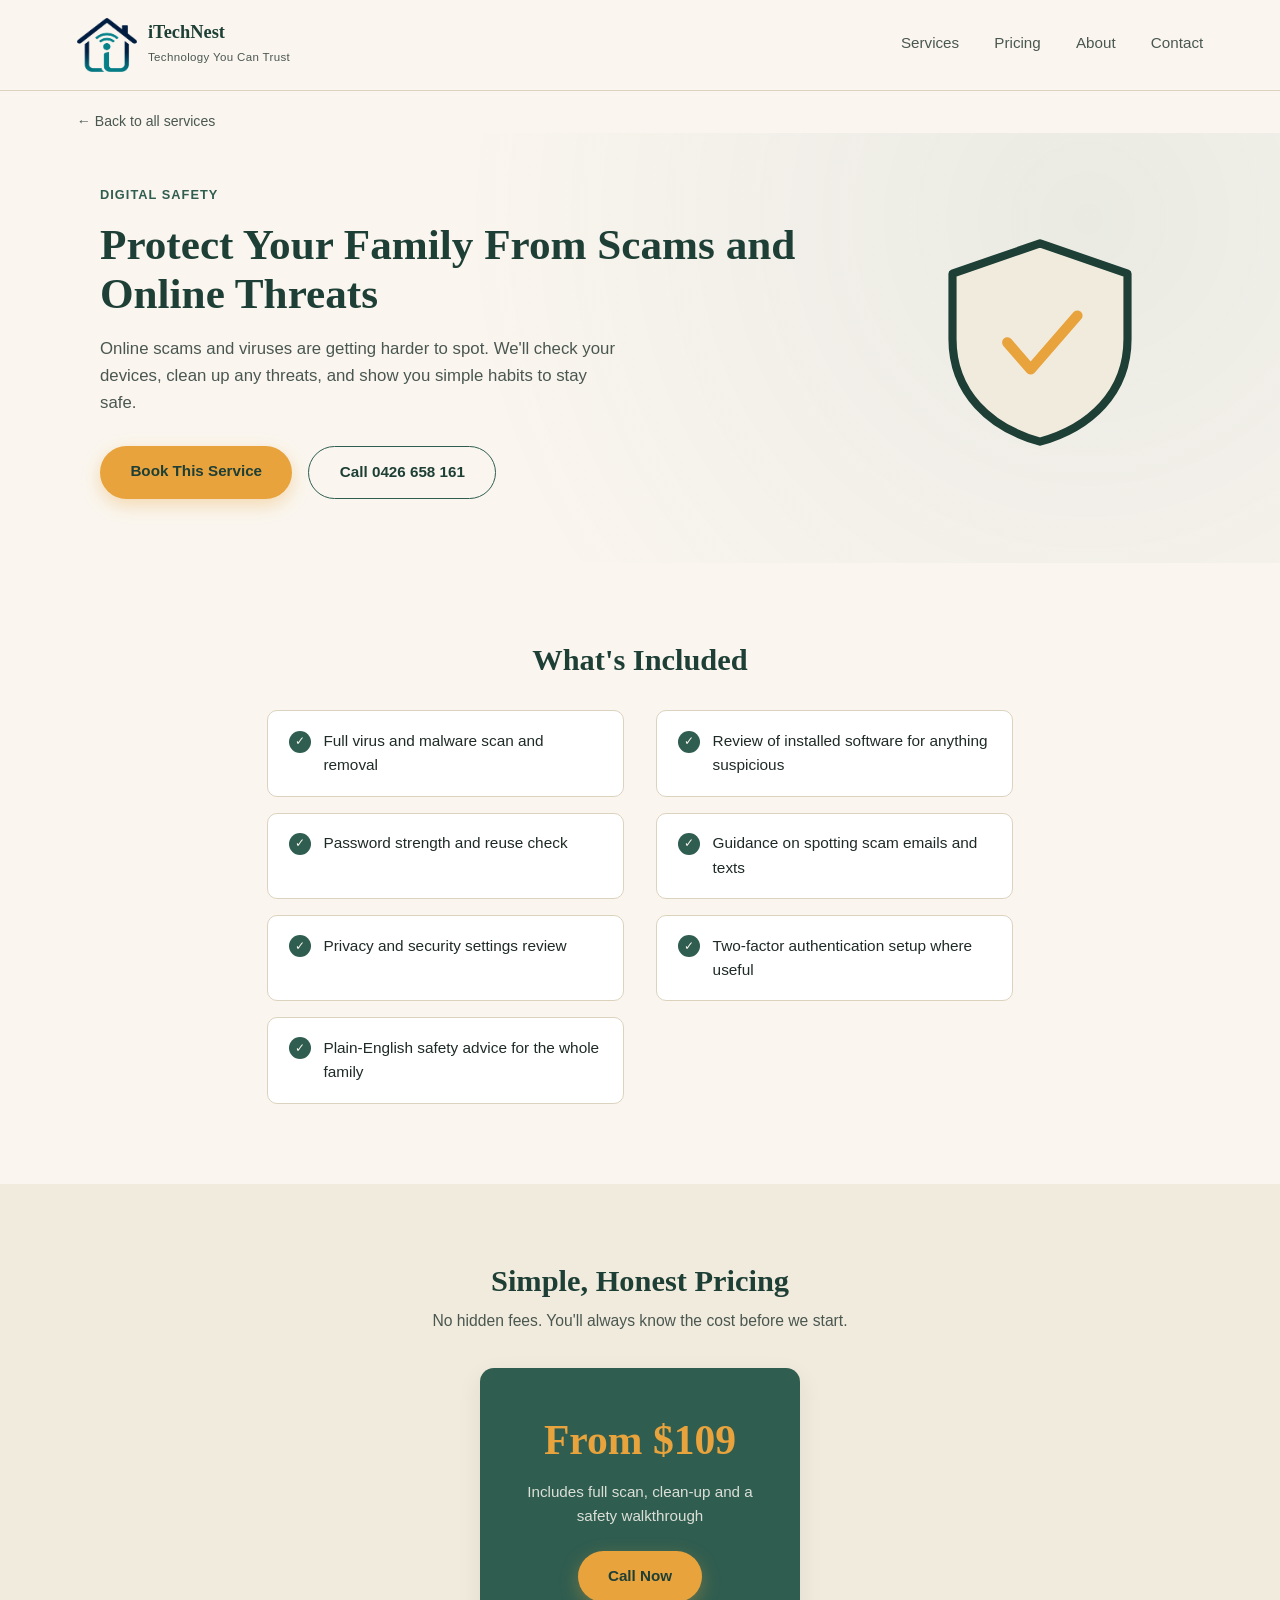
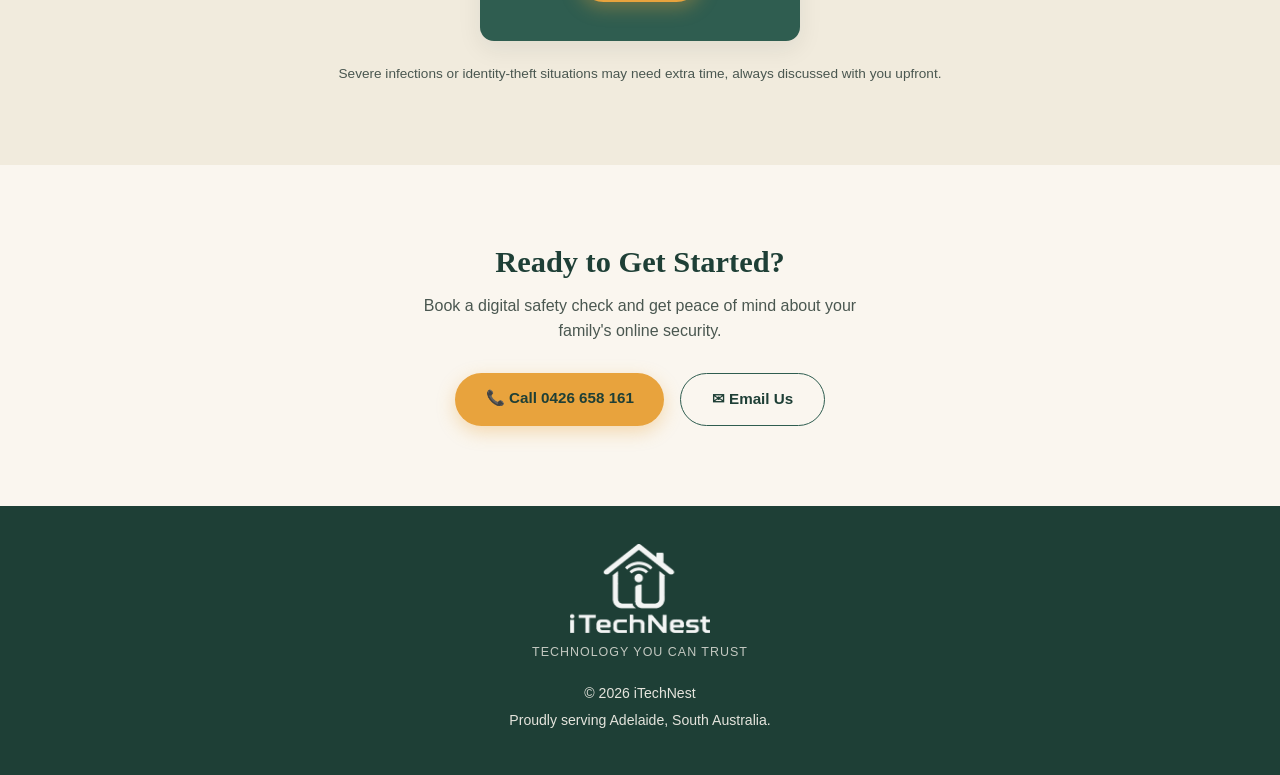
<file: service-digital-safety.html>
<!DOCTYPE html>
<html lang="en">

<head>

    <meta charset="UTF-8">
    <meta name="viewport" content="width=device-width, initial-scale=1.0">

    <title>Digital Safety Check | iTechNest</title>

    <meta name="description" content="Digital safety and virus removal service in Adelaide. Protect your family from scams, malware and online threats with a full security check.">

    <meta name="author" content="iTechNest">

        <!-- Google tag (gtag.js) -->
    <script async src="https://www.googletagmanager.com/gtag/js?id=G-P4V0JFTGTQ"></script>
    <script>
      window.dataLayer = window.dataLayer || [];
      function gtag(){dataLayer.push(arguments);}
      gtag('js', new Date());

      gtag('config', 'G-P4V0JFTGTQ');
    </script>

    <link rel="stylesheet" href="styles.css">

    <link rel="icon" type="image/png" href="logo-icon.png">

</head>

<body>

    <nav>

        <div class="logo">

            <a href="index.html" style="display:flex;align-items:center;gap:0.7rem;">
                <img src="logo-icon.png" alt="iTechNest logo" class="logo-icon">
                <div>
                    <h2>iTechNest</h2>
                    <small>Technology You Can Trust</small>
                </div>
            </a>

        </div>

        <div class="menu">

            <a href="index.html#services">Services</a>

            <a href="index.html#pricing">Pricing</a>

            <a href="index.html#about">About</a>

            <a href="index.html#contact">Contact</a>

        </div>

    </nav>

    <a href="index.html#services" class="breadcrumb">← Back to all services</a>

    <!-- ========================= -->
    <!-- Service Hero -->
    <!-- ========================= -->

    <section class="service-hero">

        <div class="service-hero-inner">

            <div class="service-hero-text">

                <span class="service-eyebrow">Digital Safety</span>

                <h1>Protect Your Family From Scams and Online Threats</h1>

                <p>Online scams and viruses are getting harder to spot. We'll check your devices, clean up any threats, and show you simple habits to stay safe.</p>

                <div class="hero-buttons" style="justify-content:flex-start;">

                    <a href="#pricing-cta" class="btn-primary">Book This Service</a>

                    <a href="tel:+61426658161" class="btn-secondary">Call 0426 658 161</a>

                </div>

            </div>

            <div class="service-illustration">
                <svg viewBox="0 0 240 200" xmlns="http://www.w3.org/2000/svg">
                    <path d="M120 20 L195 46 V102 C195 148 163 178 120 190 C77 178 45 148 45 102 V46 Z"
                          fill="var(--paper-dim)" stroke="var(--pine-dark)" stroke-width="7" stroke-linejoin="round"/>
                    <path d="M92 105 L112 128 L152 82" fill="none" stroke="var(--amber)" stroke-width="9"
                          stroke-linecap="round" stroke-linejoin="round"/>
                </svg>

            </div>

        </div>

    </section>

    <!-- ========================= -->
    <!-- Coverage -->
    <!-- ========================= -->

    <section class="coverage">

        <h2>What's Included</h2>

        <div class="coverage-grid">

            <div class="coverage-item">
                <span class="tick">✓</span>
                <span>Full virus and malware scan and removal</span>
            </div>

            <div class="coverage-item">
                <span class="tick">✓</span>
                <span>Review of installed software for anything suspicious</span>
            </div>

            <div class="coverage-item">
                <span class="tick">✓</span>
                <span>Password strength and reuse check</span>
            </div>

            <div class="coverage-item">
                <span class="tick">✓</span>
                <span>Guidance on spotting scam emails and texts</span>
            </div>

            <div class="coverage-item">
                <span class="tick">✓</span>
                <span>Privacy and security settings review</span>
            </div>

            <div class="coverage-item">
                <span class="tick">✓</span>
                <span>Two-factor authentication setup where useful</span>
            </div>

            <div class="coverage-item">
                <span class="tick">✓</span>
                <span>Plain-English safety advice for the whole family</span>
            </div>

        </div>

    </section>

    <!-- ========================= -->
    <!-- Pricing -->
    <!-- ========================= -->

    <section class="service-pricing" id="pricing-cta">

        <h2>Simple, Honest Pricing</h2>

        <p class="pricing-note">No hidden fees. You'll always know the cost before we start.</p>

        <div class="service-price-card">

            <div class="price">From $109</div>

            <div class="price-label">Includes full scan, clean-up and a safety walkthrough</div>

            <a href="tel:+61426658161" class="btn-primary">Call Now</a>

        </div>

        <p class="price-fineprint">Severe infections or identity-theft situations may need extra time, always discussed with you upfront.</p>

    </section>

    <!-- ========================= -->
    <!-- CTA -->
    <!-- ========================= -->

    <section class="service-cta">

        <h2>Ready to Get Started?</h2>

        <p>Book a digital safety check and get peace of mind about your family's online security.</p>

        <div class="service-cta-buttons">

            <a href="tel:+61426658161" class="btn-primary">📞 Call 0426 658 161</a>

            <a href="mailto:support@itechnest.com" class="btn-secondary">✉ Email Us</a>

        </div>

    </section>

    <footer>

        <img src="logo-footer.png" alt="iTechNest" class="footer-logo">

        <p class="footer-tagline">Technology You Can Trust</p>

        <p>

            © 2026 iTechNest

        </p>

        <p>

            Proudly serving Adelaide, South Australia.

        </p>

    </footer>

</body>

</html>
</file>
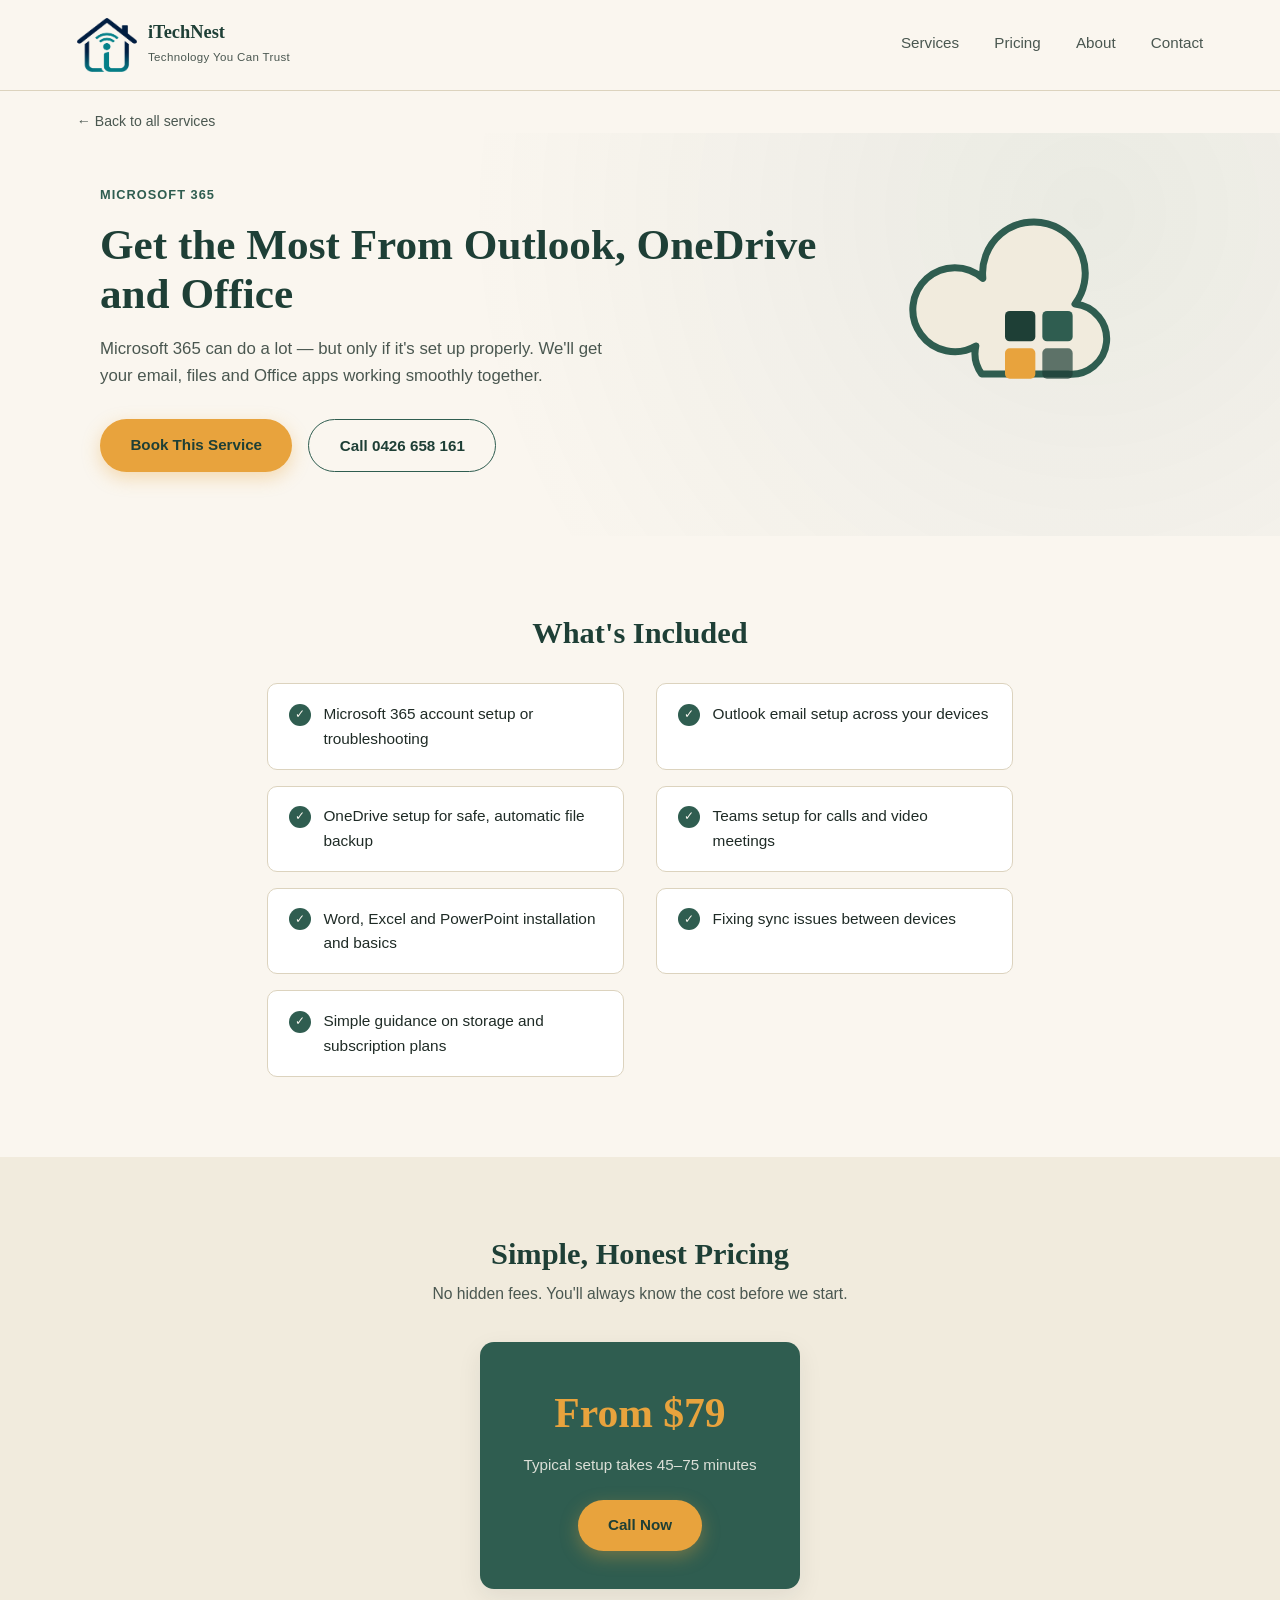
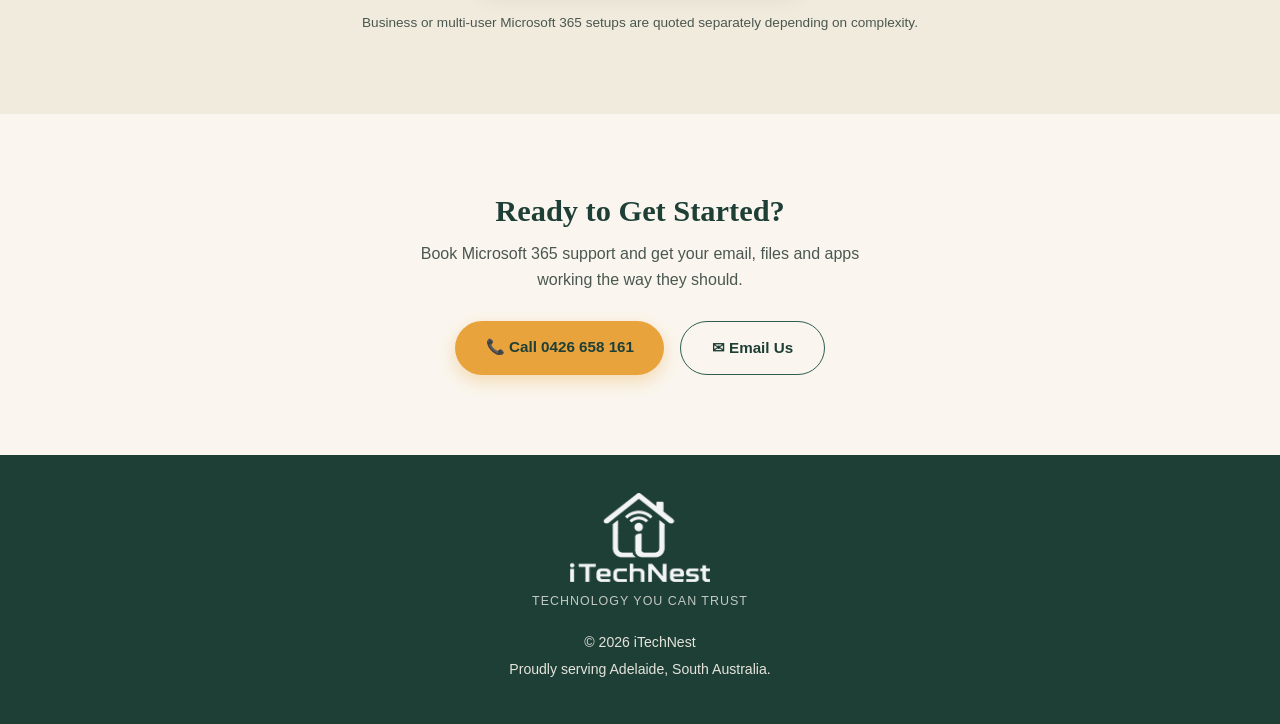
<file: service-microsoft-365.html>
<!DOCTYPE html>
<html lang="en">

<head>

    <meta charset="UTF-8">
    <meta name="viewport" content="width=device-width, initial-scale=1.0">

    <title>Microsoft 365 Support | iTechNest</title>

    <meta name="description" content="Microsoft 365 setup and support in Adelaide. Get help with Outlook, OneDrive, Teams and Office apps, set up correctly and explained simply.">

    <meta name="author" content="iTechNest">

        <!-- Google tag (gtag.js) -->
    <script async src="https://www.googletagmanager.com/gtag/js?id=G-P4V0JFTGTQ"></script>
    <script>
      window.dataLayer = window.dataLayer || [];
      function gtag(){dataLayer.push(arguments);}
      gtag('js', new Date());

      gtag('config', 'G-P4V0JFTGTQ');
    </script>

    <link rel="stylesheet" href="styles.css">

    <link rel="icon" type="image/png" href="logo-icon.png">

</head>

<body>

    <nav>

        <div class="logo">

            <a href="index.html" style="display:flex;align-items:center;gap:0.7rem;">
                <img src="logo-icon.png" alt="iTechNest logo" class="logo-icon">
                <div>
                    <h2>iTechNest</h2>
                    <small>Technology You Can Trust</small>
                </div>
            </a>

        </div>

        <div class="menu">

            <a href="index.html#services">Services</a>

            <a href="index.html#pricing">Pricing</a>

            <a href="index.html#about">About</a>

            <a href="index.html#contact">Contact</a>

        </div>

    </nav>

    <a href="index.html#services" class="breadcrumb">← Back to all services</a>

    <!-- ========================= -->
    <!-- Service Hero -->
    <!-- ========================= -->

    <section class="service-hero">

        <div class="service-hero-inner">

            <div class="service-hero-text">

                <span class="service-eyebrow">Microsoft 365</span>

                <h1>Get the Most From Outlook, OneDrive and Office</h1>

                <p>Microsoft 365 can do a lot — but only if it's set up properly. We'll get your email, files and Office apps working smoothly together.</p>

                <div class="hero-buttons" style="justify-content:flex-start;">

                    <a href="#pricing-cta" class="btn-primary">Book This Service</a>

                    <a href="tel:+61426658161" class="btn-secondary">Call 0426 658 161</a>

                </div>

            </div>

            <div class="service-illustration">
                <svg viewBox="0 0 240 200" xmlns="http://www.w3.org/2000/svg">
                    <path d="M65 120 a36 36 0 1 1 6 -58 a44 44 0 1 1 79 22 a30 30 0 0 1 -6 60 H70 a30 30 0 0 1 -5 -24 Z"
                          fill="var(--paper-dim)" stroke="var(--pine)" stroke-width="6" stroke-linejoin="round"/>
                    <g>
                        <rect x="90" y="90" width="26" height="26" rx="4" fill="var(--pine-dark)"/>
                        <rect x="122" y="90" width="26" height="26" rx="4" fill="var(--pine)"/>
                        <rect x="90" y="122" width="26" height="26" rx="4" fill="var(--amber)"/>
                        <rect x="122" y="122" width="26" height="26" rx="4" fill="var(--pine-dark)" opacity="0.7"/>
                    </g>
                </svg>

            </div>

        </div>

    </section>

    <!-- ========================= -->
    <!-- Coverage -->
    <!-- ========================= -->

    <section class="coverage">

        <h2>What's Included</h2>

        <div class="coverage-grid">

            <div class="coverage-item">
                <span class="tick">✓</span>
                <span>Microsoft 365 account setup or troubleshooting</span>
            </div>

            <div class="coverage-item">
                <span class="tick">✓</span>
                <span>Outlook email setup across your devices</span>
            </div>

            <div class="coverage-item">
                <span class="tick">✓</span>
                <span>OneDrive setup for safe, automatic file backup</span>
            </div>

            <div class="coverage-item">
                <span class="tick">✓</span>
                <span>Teams setup for calls and video meetings</span>
            </div>

            <div class="coverage-item">
                <span class="tick">✓</span>
                <span>Word, Excel and PowerPoint installation and basics</span>
            </div>

            <div class="coverage-item">
                <span class="tick">✓</span>
                <span>Fixing sync issues between devices</span>
            </div>

            <div class="coverage-item">
                <span class="tick">✓</span>
                <span>Simple guidance on storage and subscription plans</span>
            </div>

        </div>

    </section>

    <!-- ========================= -->
    <!-- Pricing -->
    <!-- ========================= -->

    <section class="service-pricing" id="pricing-cta">

        <h2>Simple, Honest Pricing</h2>

        <p class="pricing-note">No hidden fees. You'll always know the cost before we start.</p>

        <div class="service-price-card">

            <div class="price">From $79</div>

            <div class="price-label">Typical setup takes 45–75 minutes</div>

            <a href="tel:+61426658161" class="btn-primary">Call Now</a>

        </div>

        <p class="price-fineprint">Business or multi-user Microsoft 365 setups are quoted separately depending on complexity.</p>

    </section>

    <!-- ========================= -->
    <!-- CTA -->
    <!-- ========================= -->

    <section class="service-cta">

        <h2>Ready to Get Started?</h2>

        <p>Book Microsoft 365 support and get your email, files and apps working the way they should.</p>

        <div class="service-cta-buttons">

            <a href="tel:+61426658161" class="btn-primary">📞 Call 0426 658 161</a>

            <a href="mailto:support@itechnest.com" class="btn-secondary">✉ Email Us</a>

        </div>

    </section>

    <footer>

        <img src="logo-footer.png" alt="iTechNest" class="footer-logo">

        <p class="footer-tagline">Technology You Can Trust</p>

        <p>

            © 2026 iTechNest

        </p>

        <p>

            Proudly serving Adelaide, South Australia.

        </p>

    </footer>

</body>

</html>
</file>
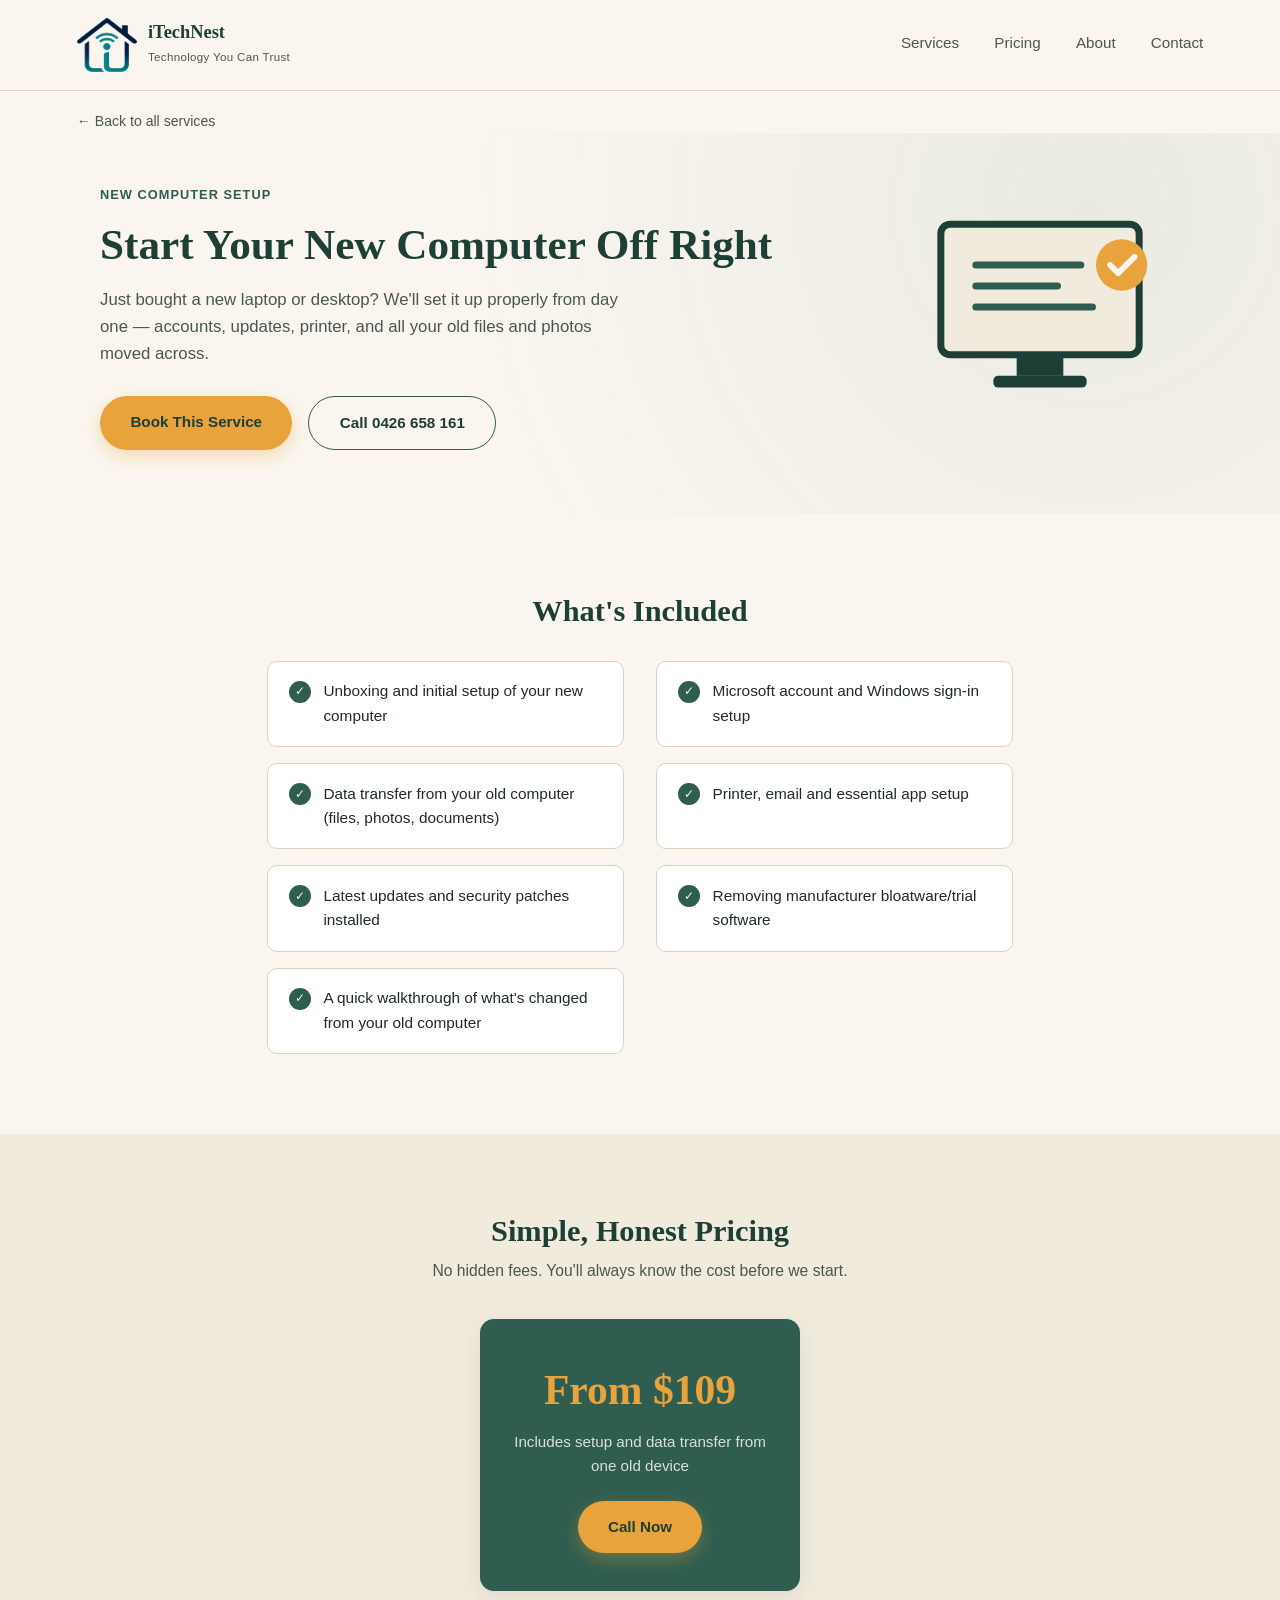
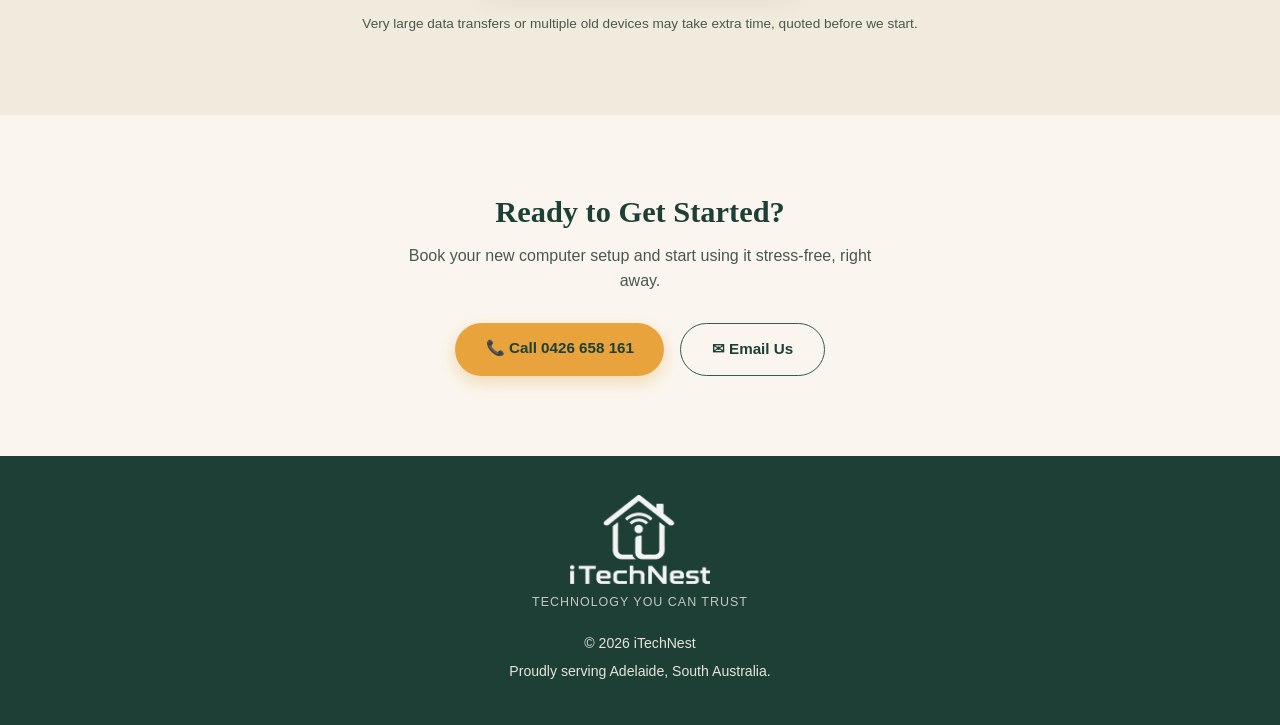
<file: service-new-computer-setup.html>
<!DOCTYPE html>
<html lang="en">

<head>

    <meta charset="UTF-8">
    <meta name="viewport" content="width=device-width, initial-scale=1.0">

    <title>New Computer Setup | iTechNest</title>

    <meta name="description" content="New computer setup service in Adelaide. We'll set up your new laptop or desktop, transfer your data, and get everything ready to use.">

    <meta name="author" content="iTechNest">

        <!-- Google tag (gtag.js) -->
    <script async src="https://www.googletagmanager.com/gtag/js?id=G-P4V0JFTGTQ"></script>
    <script>
      window.dataLayer = window.dataLayer || [];
      function gtag(){dataLayer.push(arguments);}
      gtag('js', new Date());

      gtag('config', 'G-P4V0JFTGTQ');
    </script>

    <link rel="stylesheet" href="styles.css">

    <link rel="icon" type="image/png" href="logo-icon.png">

</head>

<body>

    <nav>

        <div class="logo">

            <a href="index.html" style="display:flex;align-items:center;gap:0.7rem;">
                <img src="logo-icon.png" alt="iTechNest logo" class="logo-icon">
                <div>
                    <h2>iTechNest</h2>
                    <small>Technology You Can Trust</small>
                </div>
            </a>

        </div>

        <div class="menu">

            <a href="index.html#services">Services</a>

            <a href="index.html#pricing">Pricing</a>

            <a href="index.html#about">About</a>

            <a href="index.html#contact">Contact</a>

        </div>

    </nav>

    <a href="index.html#services" class="breadcrumb">← Back to all services</a>

    <!-- ========================= -->
    <!-- Service Hero -->
    <!-- ========================= -->

    <section class="service-hero">

        <div class="service-hero-inner">

            <div class="service-hero-text">

                <span class="service-eyebrow">New Computer Setup</span>

                <h1>Start Your New Computer Off Right</h1>

                <p>Just bought a new laptop or desktop? We'll set it up properly from day one — accounts, updates, printer, and all your old files and photos moved across.</p>

                <div class="hero-buttons" style="justify-content:flex-start;">

                    <a href="#pricing-cta" class="btn-primary">Book This Service</a>

                    <a href="tel:+61426658161" class="btn-secondary">Call 0426 658 161</a>

                </div>

            </div>

            <div class="service-illustration">
                <svg viewBox="0 0 240 200" xmlns="http://www.w3.org/2000/svg">
                    <rect x="35" y="25" width="170" height="112" rx="8" fill="var(--paper-dim)" stroke="var(--pine-dark)" stroke-width="6"/>
                    <rect x="100" y="137" width="40" height="18" fill="var(--pine-dark)"/>
                    <rect x="80" y="155" width="80" height="10" rx="4" fill="var(--pine-dark)"/>
                    <path d="M65 60 h90 M65 78 h70 M65 96 h100" stroke="var(--pine)" stroke-width="6" stroke-linecap="round"/>
                    <circle cx="190" cy="60" r="22" fill="var(--amber)"/>
                    <path d="M180 60 l7 7 l14 -14" fill="none" stroke="var(--paper)" stroke-width="5" stroke-linecap="round" stroke-linejoin="round"/>
                </svg>

            </div>

        </div>

    </section>

    <!-- ========================= -->
    <!-- Coverage -->
    <!-- ========================= -->

    <section class="coverage">

        <h2>What's Included</h2>

        <div class="coverage-grid">

            <div class="coverage-item">
                <span class="tick">✓</span>
                <span>Unboxing and initial setup of your new computer</span>
            </div>

            <div class="coverage-item">
                <span class="tick">✓</span>
                <span>Microsoft account and Windows sign-in setup</span>
            </div>

            <div class="coverage-item">
                <span class="tick">✓</span>
                <span>Data transfer from your old computer (files, photos, documents)</span>
            </div>

            <div class="coverage-item">
                <span class="tick">✓</span>
                <span>Printer, email and essential app setup</span>
            </div>

            <div class="coverage-item">
                <span class="tick">✓</span>
                <span>Latest updates and security patches installed</span>
            </div>

            <div class="coverage-item">
                <span class="tick">✓</span>
                <span>Removing manufacturer bloatware/trial software</span>
            </div>

            <div class="coverage-item">
                <span class="tick">✓</span>
                <span>A quick walkthrough of what's changed from your old computer</span>
            </div>

        </div>

    </section>

    <!-- ========================= -->
    <!-- Pricing -->
    <!-- ========================= -->

    <section class="service-pricing" id="pricing-cta">

        <h2>Simple, Honest Pricing</h2>

        <p class="pricing-note">No hidden fees. You'll always know the cost before we start.</p>

        <div class="service-price-card">

            <div class="price">From $109</div>

            <div class="price-label">Includes setup and data transfer from one old device</div>

            <a href="tel:+61426658161" class="btn-primary">Call Now</a>

        </div>

        <p class="price-fineprint">Very large data transfers or multiple old devices may take extra time, quoted before we start.</p>

    </section>

    <!-- ========================= -->
    <!-- CTA -->
    <!-- ========================= -->

    <section class="service-cta">

        <h2>Ready to Get Started?</h2>

        <p>Book your new computer setup and start using it stress-free, right away.</p>

        <div class="service-cta-buttons">

            <a href="tel:+61426658161" class="btn-primary">📞 Call 0426 658 161</a>

            <a href="mailto:support@itechnest.com" class="btn-secondary">✉ Email Us</a>

        </div>

    </section>

    <footer>

        <img src="logo-footer.png" alt="iTechNest" class="footer-logo">

        <p class="footer-tagline">Technology You Can Trust</p>

        <p>

            © 2026 iTechNest

        </p>

        <p>

            Proudly serving Adelaide, South Australia.

        </p>

    </footer>

</body>

</html>
</file>
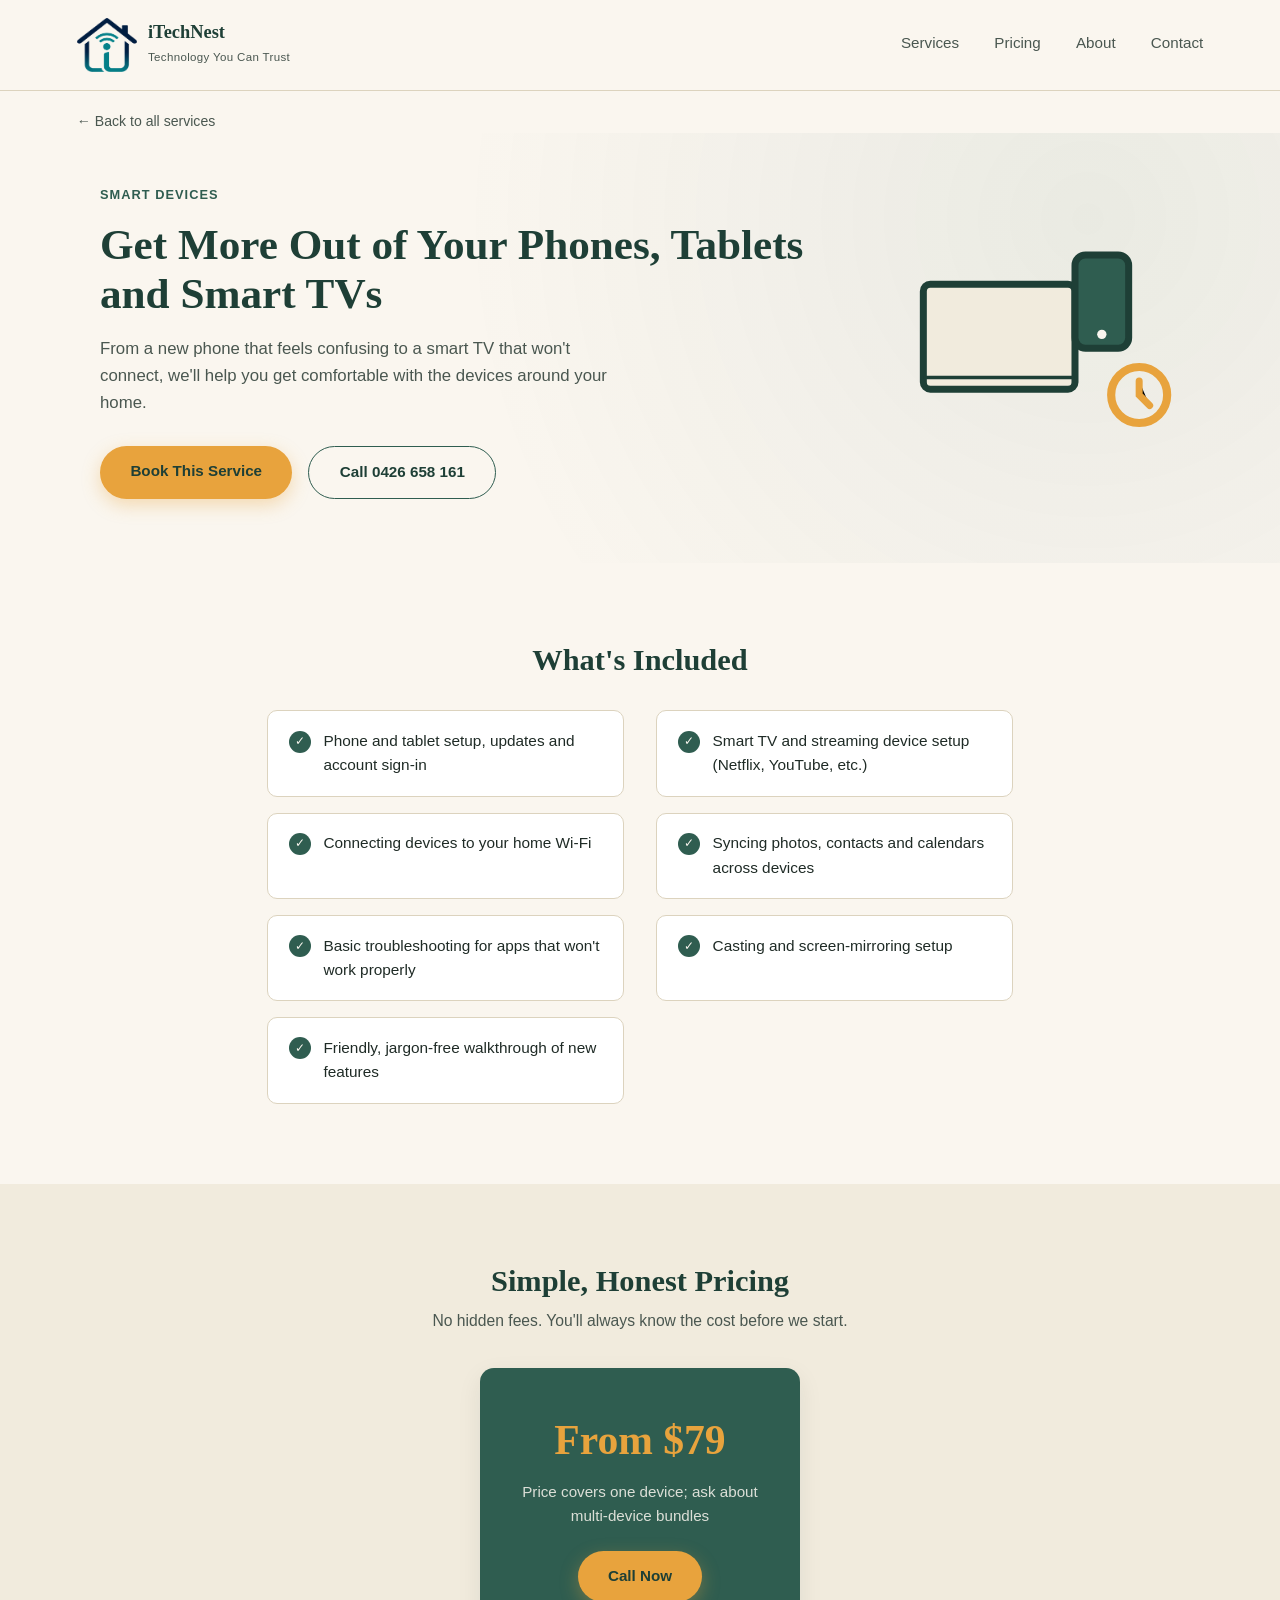
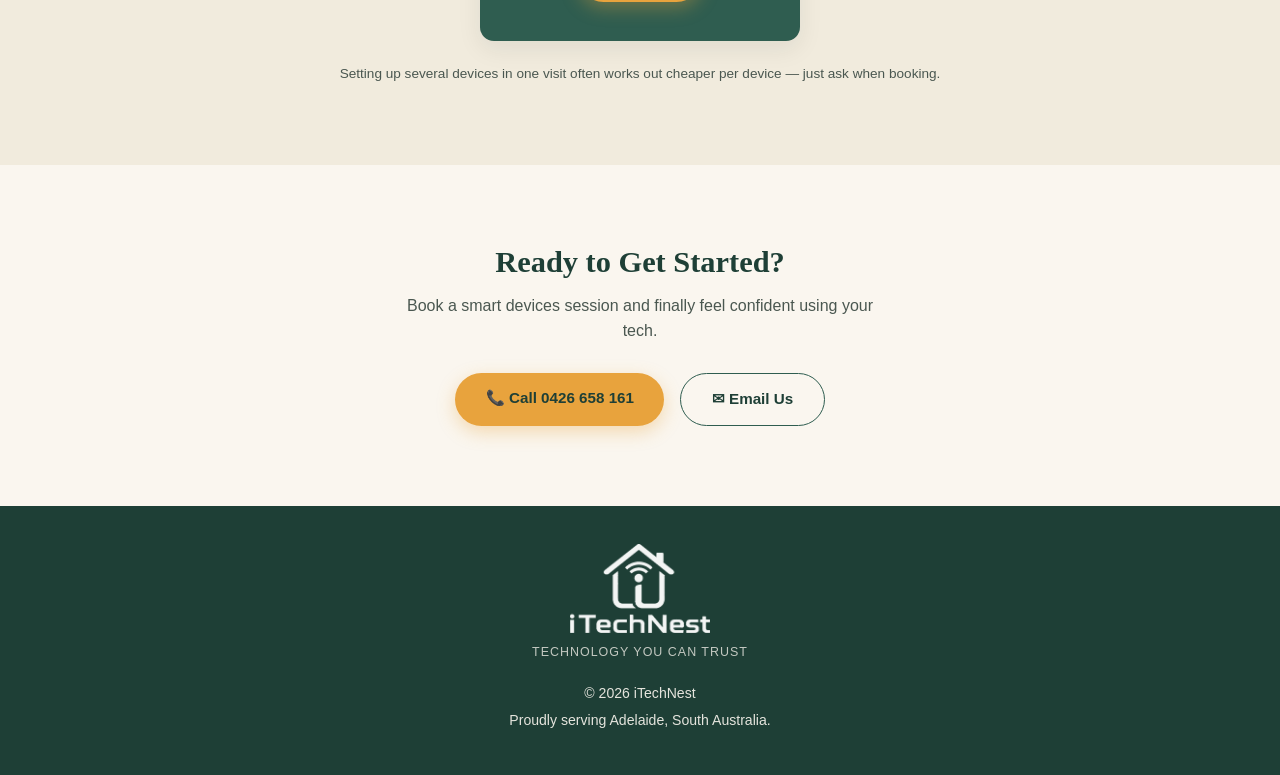
<file: service-smart-devices.html>
<!DOCTYPE html>
<html lang="en">

<head>

    <meta charset="UTF-8">
    <meta name="viewport" content="width=device-width, initial-scale=1.0">

    <title>Smart Devices Support | iTechNest</title>

    <meta name="description" content="Smart device support in Adelaide. Help with phones, tablets, smart TVs and streaming devices, all explained in plain English.">

    <meta name="author" content="iTechNest">

        <!-- Google tag (gtag.js) -->
    <script async src="https://www.googletagmanager.com/gtag/js?id=G-P4V0JFTGTQ"></script>
    <script>
      window.dataLayer = window.dataLayer || [];
      function gtag(){dataLayer.push(arguments);}
      gtag('js', new Date());

      gtag('config', 'G-P4V0JFTGTQ');
    </script>

    <link rel="stylesheet" href="styles.css">

    <link rel="icon" type="image/png" href="logo-icon.png">

</head>

<body>

    <nav>

        <div class="logo">

            <a href="index.html" style="display:flex;align-items:center;gap:0.7rem;">
                <img src="logo-icon.png" alt="iTechNest logo" class="logo-icon">
                <div>
                    <h2>iTechNest</h2>
                    <small>Technology You Can Trust</small>
                </div>
            </a>

        </div>

        <div class="menu">

            <a href="index.html#services">Services</a>

            <a href="index.html#pricing">Pricing</a>

            <a href="index.html#about">About</a>

            <a href="index.html#contact">Contact</a>

        </div>

    </nav>

    <a href="index.html#services" class="breadcrumb">← Back to all services</a>

    <!-- ========================= -->
    <!-- Service Hero -->
    <!-- ========================= -->

    <section class="service-hero">

        <div class="service-hero-inner">

            <div class="service-hero-text">

                <span class="service-eyebrow">Smart Devices</span>

                <h1>Get More Out of Your Phones, Tablets and Smart TVs</h1>

                <p>From a new phone that feels confusing to a smart TV that won't connect, we'll help you get comfortable with the devices around your home.</p>

                <div class="hero-buttons" style="justify-content:flex-start;">

                    <a href="#pricing-cta" class="btn-primary">Book This Service</a>

                    <a href="tel:+61426658161" class="btn-secondary">Call 0426 658 161</a>

                </div>

            </div>

            <div class="service-illustration">
                <svg viewBox="0 0 240 200" xmlns="http://www.w3.org/2000/svg">
                    <rect x="20" y="55" width="130" height="90" rx="6" fill="var(--paper-dim)" stroke="var(--pine-dark)" stroke-width="6"/>
                    <path d="M20 135 h130" stroke="var(--pine-dark)" stroke-width="3"/>
                    <rect x="150" y="30" width="46" height="80" rx="9" fill="var(--pine)" stroke="var(--pine-dark)" stroke-width="6"/>
                    <circle cx="173" cy="98" r="4" fill="var(--paper)"/>
                    <circle cx="205" cy="150" r="24" fill="none" stroke="var(--amber)" stroke-width="7"/>
                    <path d="M205 138 v12 l9 9" stroke="var(--amber)" stroke-width="6" stroke-linecap="round"/>
                </svg>

            </div>

        </div>

    </section>

    <!-- ========================= -->
    <!-- Coverage -->
    <!-- ========================= -->

    <section class="coverage">

        <h2>What's Included</h2>

        <div class="coverage-grid">

            <div class="coverage-item">
                <span class="tick">✓</span>
                <span>Phone and tablet setup, updates and account sign-in</span>
            </div>

            <div class="coverage-item">
                <span class="tick">✓</span>
                <span>Smart TV and streaming device setup (Netflix, YouTube, etc.)</span>
            </div>

            <div class="coverage-item">
                <span class="tick">✓</span>
                <span>Connecting devices to your home Wi-Fi</span>
            </div>

            <div class="coverage-item">
                <span class="tick">✓</span>
                <span>Syncing photos, contacts and calendars across devices</span>
            </div>

            <div class="coverage-item">
                <span class="tick">✓</span>
                <span>Basic troubleshooting for apps that won't work properly</span>
            </div>

            <div class="coverage-item">
                <span class="tick">✓</span>
                <span>Casting and screen-mirroring setup</span>
            </div>

            <div class="coverage-item">
                <span class="tick">✓</span>
                <span>Friendly, jargon-free walkthrough of new features</span>
            </div>

        </div>

    </section>

    <!-- ========================= -->
    <!-- Pricing -->
    <!-- ========================= -->

    <section class="service-pricing" id="pricing-cta">

        <h2>Simple, Honest Pricing</h2>

        <p class="pricing-note">No hidden fees. You'll always know the cost before we start.</p>

        <div class="service-price-card">

            <div class="price">From $79</div>

            <div class="price-label">Price covers one device; ask about multi-device bundles</div>

            <a href="tel:+61426658161" class="btn-primary">Call Now</a>

        </div>

        <p class="price-fineprint">Setting up several devices in one visit often works out cheaper per device — just ask when booking.</p>

    </section>

    <!-- ========================= -->
    <!-- CTA -->
    <!-- ========================= -->

    <section class="service-cta">

        <h2>Ready to Get Started?</h2>

        <p>Book a smart devices session and finally feel confident using your tech.</p>

        <div class="service-cta-buttons">

            <a href="tel:+61426658161" class="btn-primary">📞 Call 0426 658 161</a>

            <a href="mailto:support@itechnest.com" class="btn-secondary">✉ Email Us</a>

        </div>

    </section>

    <footer>

        <img src="logo-footer.png" alt="iTechNest" class="footer-logo">

        <p class="footer-tagline">Technology You Can Trust</p>

        <p>

            © 2026 iTechNest

        </p>

        <p>

            Proudly serving Adelaide, South Australia.

        </p>

    </footer>

</body>

</html>
</file>
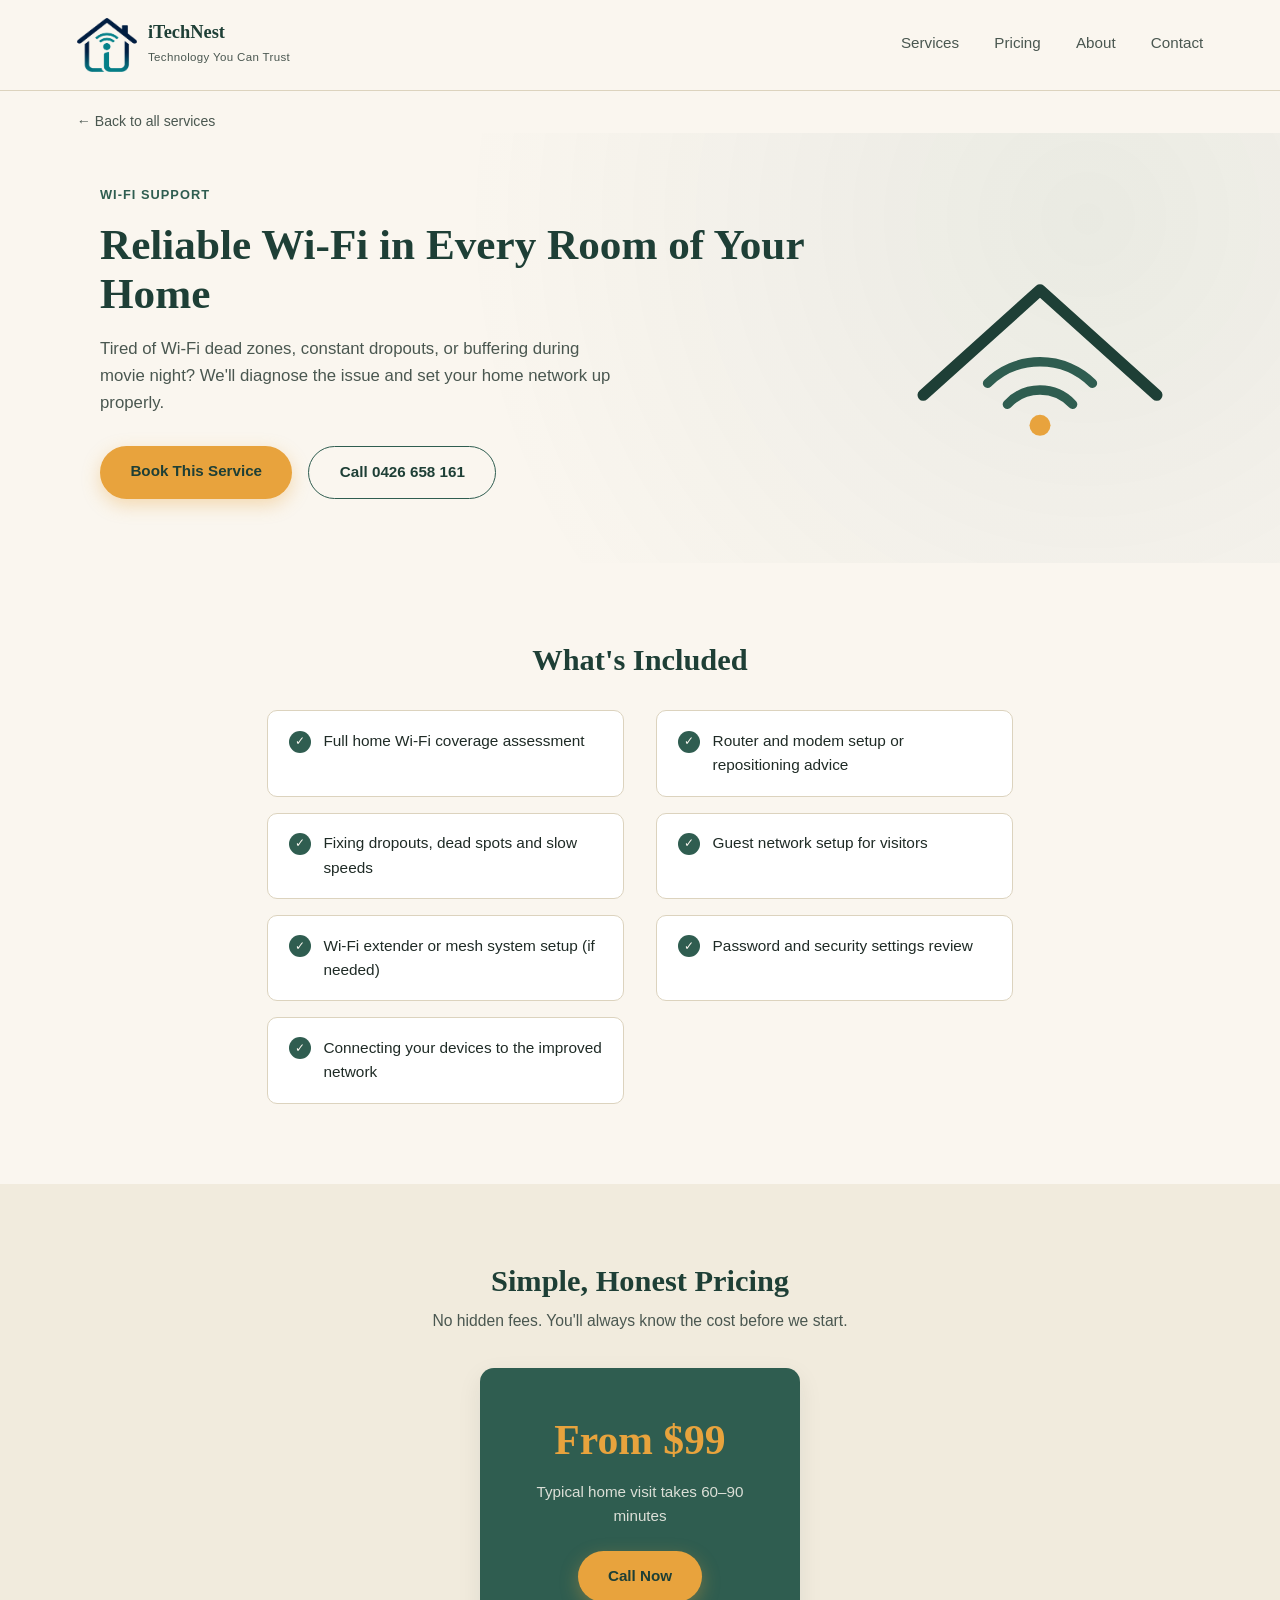
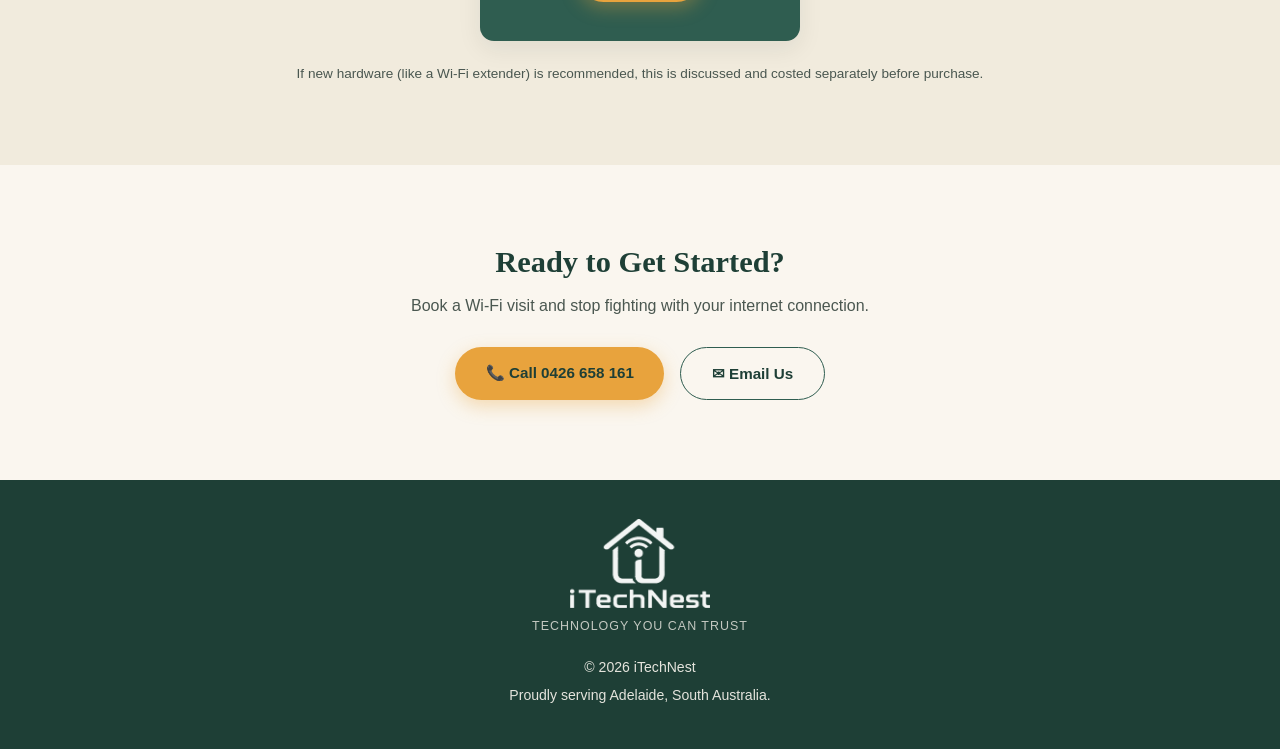
<file: service-wifi-support.html>
<!DOCTYPE html>
<html lang="en">

<head>

    <meta charset="UTF-8">
    <meta name="viewport" content="width=device-width, initial-scale=1.0">

    <title>Wi-Fi Support | iTechNest</title>

    <meta name="description" content="Wi-Fi troubleshooting and home network optimisation in Adelaide. Fix dead spots, dropouts, and slow internet throughout your home.">

    <meta name="author" content="iTechNest">

        <!-- Google tag (gtag.js) -->
    <script async src="https://www.googletagmanager.com/gtag/js?id=G-P4V0JFTGTQ"></script>
    <script>
      window.dataLayer = window.dataLayer || [];
      function gtag(){dataLayer.push(arguments);}
      gtag('js', new Date());

      gtag('config', 'G-P4V0JFTGTQ');
    </script>

    <link rel="stylesheet" href="styles.css">

    <link rel="icon" type="image/png" href="logo-icon.png">

</head>

<body>

    <nav>

        <div class="logo">

            <a href="index.html" style="display:flex;align-items:center;gap:0.7rem;">
                <img src="logo-icon.png" alt="iTechNest logo" class="logo-icon">
                <div>
                    <h2>iTechNest</h2>
                    <small>Technology You Can Trust</small>
                </div>
            </a>

        </div>

        <div class="menu">

            <a href="index.html#services">Services</a>

            <a href="index.html#pricing">Pricing</a>

            <a href="index.html#about">About</a>

            <a href="index.html#contact">Contact</a>

        </div>

    </nav>

    <a href="index.html#services" class="breadcrumb">← Back to all services</a>

    <!-- ========================= -->
    <!-- Service Hero -->
    <!-- ========================= -->

    <section class="service-hero">

        <div class="service-hero-inner">

            <div class="service-hero-text">

                <span class="service-eyebrow">Wi-Fi Support</span>

                <h1>Reliable Wi-Fi in Every Room of Your Home</h1>

                <p>Tired of Wi-Fi dead zones, constant dropouts, or buffering during movie night? We'll diagnose the issue and set your home network up properly.</p>

                <div class="hero-buttons" style="justify-content:flex-start;">

                    <a href="#pricing-cta" class="btn-primary">Book This Service</a>

                    <a href="tel:+61426658161" class="btn-secondary">Call 0426 658 161</a>

                </div>

            </div>

            <div class="service-illustration">
                <svg viewBox="0 0 240 200" xmlns="http://www.w3.org/2000/svg">
                    <path d="M20 150 L120 60 L220 150" fill="none" stroke="var(--pine-dark)" stroke-width="10" stroke-linecap="round" stroke-linejoin="round"/>
                    <path d="M75 140 a64 64 0 0 1 90 0" fill="none" stroke="var(--pine)" stroke-width="8" stroke-linecap="round"/>
                    <path d="M92 158 a38 38 0 0 1 56 0" fill="none" stroke="var(--pine)" stroke-width="8" stroke-linecap="round"/>
                    <circle cx="120" cy="176" r="9" fill="var(--amber)"/>
                </svg>

            </div>

        </div>

    </section>

    <!-- ========================= -->
    <!-- Coverage -->
    <!-- ========================= -->

    <section class="coverage">

        <h2>What's Included</h2>

        <div class="coverage-grid">

            <div class="coverage-item">
                <span class="tick">✓</span>
                <span>Full home Wi-Fi coverage assessment</span>
            </div>

            <div class="coverage-item">
                <span class="tick">✓</span>
                <span>Router and modem setup or repositioning advice</span>
            </div>

            <div class="coverage-item">
                <span class="tick">✓</span>
                <span>Fixing dropouts, dead spots and slow speeds</span>
            </div>

            <div class="coverage-item">
                <span class="tick">✓</span>
                <span>Guest network setup for visitors</span>
            </div>

            <div class="coverage-item">
                <span class="tick">✓</span>
                <span>Wi-Fi extender or mesh system setup (if needed)</span>
            </div>

            <div class="coverage-item">
                <span class="tick">✓</span>
                <span>Password and security settings review</span>
            </div>

            <div class="coverage-item">
                <span class="tick">✓</span>
                <span>Connecting your devices to the improved network</span>
            </div>

        </div>

    </section>

    <!-- ========================= -->
    <!-- Pricing -->
    <!-- ========================= -->

    <section class="service-pricing" id="pricing-cta">

        <h2>Simple, Honest Pricing</h2>

        <p class="pricing-note">No hidden fees. You'll always know the cost before we start.</p>

        <div class="service-price-card">

            <div class="price">From $99</div>

            <div class="price-label">Typical home visit takes 60–90 minutes</div>

            <a href="tel:+61426658161" class="btn-primary">Call Now</a>

        </div>

        <p class="price-fineprint">If new hardware (like a Wi-Fi extender) is recommended, this is discussed and costed separately before purchase.</p>

    </section>

    <!-- ========================= -->
    <!-- CTA -->
    <!-- ========================= -->

    <section class="service-cta">

        <h2>Ready to Get Started?</h2>

        <p>Book a Wi-Fi visit and stop fighting with your internet connection.</p>

        <div class="service-cta-buttons">

            <a href="tel:+61426658161" class="btn-primary">📞 Call 0426 658 161</a>

            <a href="mailto:support@itechnest.com" class="btn-secondary">✉ Email Us</a>

        </div>

    </section>

    <footer>

        <img src="logo-footer.png" alt="iTechNest" class="footer-logo">

        <p class="footer-tagline">Technology You Can Trust</p>

        <p>

            © 2026 iTechNest

        </p>

        <p>

            Proudly serving Adelaide, South Australia.

        </p>

    </footer>

</body>

</html>
</file>
<file: styles.css>
/* ==========================================================
   iTechNest — stylesheet
   Palette: pine green (trust/calm), warm paper (approachable),
   amber accent (CTA/warmth). Signal-arc motif nods to Wi-Fi work.
   ========================================================== */

:root {
  --paper: #FAF6EF;
  --paper-dim: #F1EBDD;
  --ink: #1F2B26;
  --ink-soft: #4A5750;
  --pine: #2F5D50;
  --pine-dark: #1E3F36;
  --amber: #E8A33D;
  --amber-dark: #C8842A;
  --line: #DCD3BE;
  --white: #FFFFFF;

  --font-display: 'Fraunces', Georgia, 'Times New Roman', serif;
  --font-body: 'Inter', -apple-system, BlinkMacSystemFont, 'Segoe UI', sans-serif;

  --radius: 14px;
  --shadow: 0 8px 24px rgba(31, 43, 38, 0.08);
}

@import url('https://fonts.googleapis.com/css2?family=Fraunces:opsz,wght@9..144,400;9..144,600;9..144,700&family=Inter:wght@400;500;600;700&display=swap');

* {
  margin: 0;
  padding: 0;
  box-sizing: border-box;
}

html {
  scroll-behavior: smooth;
}

body {
  font-family: var(--font-body);
  background: var(--paper);
  color: var(--ink);
  line-height: 1.6;
  -webkit-font-smoothing: antialiased;
}

a {
  text-decoration: none;
  color: inherit;
}

h1, h2, h3 {
  font-family: var(--font-display);
  color: var(--pine-dark);
  line-height: 1.15;
}

img { max-width: 100%; display: block; }

/* ---------- Signal-arc signature motif ---------- */
.section-title {
  position: relative;
  font-size: clamp(1.6rem, 3vw, 2.1rem);
  font-weight: 600;
  text-align: center;
  margin-bottom: 3rem;
  padding-bottom: 1.1rem;
}

.section-title::after {
  content: "";
  position: absolute;
  left: 50%;
  bottom: 0;
  transform: translateX(-50%);
  width: 46px;
  height: 14px;
  background:
    radial-gradient(circle at 23px 14px, transparent 5px, var(--amber) 6px, var(--amber) 7px, transparent 8px),
    radial-gradient(circle at 23px 14px, transparent 10px, var(--pine) 11px, var(--pine) 12px, transparent 13px);
  clip-path: inset(0 0 50% 0);
}

/* ---------- Nav ---------- */
nav {
  position: sticky;
  top: 0;
  z-index: 100;
  display: flex;
  align-items: center;
  justify-content: space-between;
  padding: 1.1rem 6%;
  background: rgba(250, 246, 239, 0.92);
  backdrop-filter: blur(8px);
  border-bottom: 1px solid var(--line);
}

.logo {
  display: flex;
  align-items: center;
  gap: 0.7rem;
}

.logo-icon {
  width: 60px;
  height: auto;
}

.logo h2 {
  font-size: 1.15rem;
  font-weight: 600;
  color: var(--pine-dark);
}

.logo small {
  color: var(--ink-soft);
  font-size: 0.72rem;
  letter-spacing: 0.03em;
}

.menu {
  display: flex;
  gap: 2.2rem;
}

.menu a {
  font-weight: 500;
  font-size: 0.95rem;
  color: var(--ink-soft);
  position: relative;
  padding-bottom: 4px;
  transition: color 0.2s ease;
}

.menu a::after {
  content: "";
  position: absolute;
  left: 0; bottom: 0;
  width: 0;
  height: 2px;
  background: var(--amber);
  transition: width 0.25s ease;
}

.menu a:hover {
  color: var(--pine-dark);
}

.menu a:hover::after {
  width: 100%;
}

/* ---------- Hero ---------- */
header {
  padding: 6rem 6% 5rem;
  background:
    radial-gradient(circle at 85% 20%, rgba(47, 93, 80, 0.08), transparent 55%),
    var(--paper);
  text-align: center;
}

.hero-content {
  max-width: 720px;
  margin: 0 auto;
}

header h1 {
  font-size: clamp(2.1rem, 4.5vw, 3.2rem);
  font-weight: 700;
  margin-bottom: 1.4rem;
}

header p {
  font-size: 1.1rem;
  color: var(--ink-soft);
  max-width: 560px;
  margin: 0 auto 2.4rem;
}

.hero-buttons {
  display: flex;
  gap: 1rem;
  justify-content: center;
  flex-wrap: wrap;
}

.btn-primary, .btn-secondary {
  display: inline-block;
  padding: 0.85rem 1.9rem;
  border-radius: 999px;
  font-weight: 600;
  font-size: 0.95rem;
  transition: transform 0.2s ease, box-shadow 0.2s ease, background 0.2s ease;
}

.btn-primary {
  background: var(--amber);
  color: var(--pine-dark);
  box-shadow: 0 6px 18px rgba(232, 163, 61, 0.35);
}

.btn-primary:hover {
  background: var(--amber-dark);
  transform: translateY(-2px);
}

.btn-secondary {
  background: transparent;
  color: var(--pine-dark);
  border: 1.5px solid var(--pine);
}

.btn-secondary:hover {
  background: var(--pine);
  color: var(--paper);
  transform: translateY(-2px);
}

/* ---------- Trust bar ---------- */
.trust {
  display: flex;
  flex-wrap: wrap;
  justify-content: center;
  gap: 2.5rem;
  padding: 1.4rem 6%;
  background: var(--pine-dark);
}

.trust-item {
  color: var(--paper);
  font-size: 0.9rem;
  font-weight: 500;
  opacity: 0.92;
}

/* ---------- Services ---------- */
#services {
  padding: 6rem 6%;
  max-width: 1140px;
  margin: 0 auto;
}

.cards {
  display: grid;
  grid-template-columns: repeat(auto-fit, minmax(260px, 1fr));
  gap: 1.5rem;
}

.card {
  display: block;
  background: var(--white);
  border: 1px solid var(--line);
  border-radius: var(--radius);
  padding: 2rem 1.7rem;
  transition: transform 0.25s ease, box-shadow 0.25s ease, border-color 0.25s ease;
}

.card:hover {
  transform: translateY(-4px);
  box-shadow: var(--shadow);
  border-color: var(--pine);
}

.card h3 {
  font-size: 1.15rem;
  margin-bottom: 0.7rem;
}

.card p {
  color: var(--ink-soft);
  font-size: 0.96rem;
}

.card-link {
  display: inline-block;
  margin-top: 1rem;
  font-weight: 600;
  font-size: 0.9rem;
  color: var(--pine);
  transition: color 0.2s ease, transform 0.2s ease;
}

.card:hover .card-link {
  color: var(--amber-dark);
  transform: translateX(3px);
}

/* ---------- Why choose us ---------- */
.why {
  background: var(--paper-dim);
  padding: 5.5rem 6%;
}

.why-grid {
  max-width: 1000px;
  margin: 0 auto;
  display: grid;
  grid-template-columns: repeat(auto-fit, minmax(220px, 1fr));
  gap: 1.2rem;
}

.why-grid div {
  background: var(--white);
  border-radius: 10px;
  padding: 1.2rem 1.4rem;
  font-weight: 500;
  font-size: 0.98rem;
  border-left: 3px solid var(--amber);
}

/* ---------- Pricing ---------- */
#pricing {
  padding: 6rem 6%;
  max-width: 1000px;
  margin: 0 auto;
}

.pricing {
  display: grid;
  grid-template-columns: repeat(auto-fit, minmax(220px, 1fr));
  gap: 1.5rem;
}

.price-card {
  text-align: center;
  background: var(--pine);
  color: var(--paper);
  border-radius: var(--radius);
  padding: 2.2rem 1.5rem;
  transition: transform 0.25s ease;
}

.price-card:hover {
  transform: translateY(-4px);
}

.price-card h3 {
  color: var(--paper);
  font-size: 1.05rem;
  font-weight: 500;
  margin-bottom: 0.8rem;
  opacity: 0.9;
}

.price-card .price {
  font-family: var(--font-display);
  font-size: 1.7rem;
  font-weight: 700;
  color: var(--amber);
}

/* ---------- About ---------- */
#about {
  padding: 6rem 6%;
  background: var(--paper-dim);
}

.about-text {
  max-width: 680px;
  margin: 0 auto;
  text-align: center;
  color: var(--ink-soft);
  font-size: 1.05rem;
}

/* ---------- Contact ---------- */
#contact {
  padding: 6rem 6%;
  text-align: center;
}

.contact-box {
  max-width: 480px;
  margin: 0 auto;
  background: var(--white);
  border: 1px solid var(--line);
  border-radius: var(--radius);
  padding: 2.8rem 2rem;
  box-shadow: var(--shadow);
}

.contact-box p {
  margin-bottom: 0.9rem;
  color: var(--ink-soft);
  font-size: 1.02rem;
}

.contact-box a {
  color: var(--pine);
  font-weight: 600;
  border-bottom: 1.5px solid transparent;
  transition: border-color 0.2s ease, color 0.2s ease;
}

.contact-box a:hover {
  color: var(--pine-dark);
  border-bottom-color: var(--amber);
}

.contact-box .btn-primary {
  margin-top: 0.8rem;
}

.contact-grid {
  max-width: 900px;
  margin: 0 auto;
  display: grid;
  grid-template-columns: repeat(auto-fit, minmax(320px, 1fr));
  gap: 1.5rem;
  align-items: start;
}

.contact-form-box {
  background: var(--white);
  border: 1px solid var(--line);
  border-radius: var(--radius);
  padding: 2.4rem 2rem;
  box-shadow: var(--shadow);
  text-align: left;
}

.contact-form-intro {
  color: var(--ink-soft);
  font-size: 0.98rem;
  margin-bottom: 1.4rem;
}

.contact-form-box form {
  display: flex;
  flex-direction: column;
  gap: 0.4rem;
}

.contact-form-box label {
  font-size: 0.88rem;
  font-weight: 600;
  color: var(--ink);
  margin-top: 0.6rem;
}

.contact-form-box input,
.contact-form-box textarea {
  font-family: var(--font-body);
  font-size: 0.95rem;
  padding: 0.7rem 0.9rem;
  border: 1px solid var(--line);
  border-radius: 8px;
  color: var(--ink);
  background: var(--paper);
  resize: vertical;
}

.contact-form-box input:focus,
.contact-form-box textarea:focus {
  outline: none;
  border-color: var(--pine);
}

.contact-form-box button {
  margin-top: 1rem;
  border: none;
  cursor: pointer;
  font-family: var(--font-body);
}

.form-status {
  margin-top: 0.8rem;
  font-size: 0.92rem;
}

.form-status-success {
  color: var(--pine);
  font-weight: 600;
}

.form-status-error {
  color: #B4432F;
  font-weight: 600;
}

.social-links {
  display: flex;
  flex-direction: column;
  gap: 0.6rem;
  margin: 1.4rem 0;
  padding: 1.2rem 0;
  border-top: 1px solid var(--line);
  border-bottom: 1px solid var(--line);
}

.social-links a {
  color: var(--ink);
  font-weight: 600;
  font-size: 0.95rem;
}

.social-links a:hover {
  color: var(--pine);
}

/* ---------- Footer ---------- */
footer {
  background: var(--pine-dark);
  color: var(--paper);
  text-align: center;
  padding: 2.4rem 6%;
  font-size: 0.88rem;
}

.footer-logo {
  width: 140px;
  height: auto;
  margin: 0 auto 0.6rem;
  filter: brightness(0) invert(1);
  opacity: 0.95;
}

.footer-tagline {
  font-size: 0.78rem;
  letter-spacing: 0.08em;
  text-transform: uppercase;
  color: var(--paper);
  opacity: 0.75;
  margin-bottom: 1.2rem;
}

.footer-social {
  display: flex;
  justify-content: center;
  gap: 1.6rem;
  margin-bottom: 1.4rem;
}

.footer-social a {
  color: var(--paper);
  font-weight: 600;
  font-size: 0.88rem;
  border-bottom: 1px solid transparent;
  transition: border-color 0.2s ease, opacity 0.2s ease;
  opacity: 0.85;
}

.footer-social a:hover {
  opacity: 1;
  border-bottom-color: var(--amber);
}

footer p {
  margin-bottom: 0.3rem;
  opacity: 0.9;
}

/* ---------- Responsive ---------- */
@media (max-width: 720px) {
  nav {
    flex-direction: column;
    gap: 0.8rem;
    padding: 1rem 5%;
  }

  .menu {
    gap: 1.4rem;
    flex-wrap: wrap;
    justify-content: center;
  }

  header {
    padding: 4rem 6% 3.5rem;
  }

  .trust {
    gap: 1.2rem 2rem;
  }

  .service-hero-inner {
    flex-direction: column;
    text-align: center;
  }

  .service-illustration {
    order: -1;
    width: 200px;
  }
}

/* ==========================================================
   Individual service pages
   ========================================================== */

.breadcrumb {
  display: block;
  padding: 1.2rem 6% 0;
  font-size: 0.88rem;
  color: var(--ink-soft);
  font-weight: 500;
}

.breadcrumb:hover {
  color: var(--pine);
}

.service-hero {
  padding: 3rem 6% 4rem;
  background:
    radial-gradient(circle at 85% 20%, rgba(47, 93, 80, 0.08), transparent 55%),
    var(--paper);
}

.service-hero-inner {
  max-width: 1080px;
  margin: 0 auto;
  display: flex;
  align-items: center;
  gap: 3rem;
}

.service-hero-text {
  flex: 1.2;
}

.service-eyebrow {
  display: inline-block;
  font-size: 0.8rem;
  font-weight: 700;
  letter-spacing: 0.08em;
  text-transform: uppercase;
  color: var(--pine);
  margin-bottom: 0.9rem;
}

.service-hero-text h1 {
  font-size: clamp(1.9rem, 4vw, 2.7rem);
  font-weight: 700;
  margin-bottom: 1.1rem;
}

.service-hero-text p {
  font-size: 1.05rem;
  color: var(--ink-soft);
  max-width: 520px;
  margin-bottom: 1.8rem;
}

.service-illustration {
  flex: 1;
  max-width: 280px;
  margin: 0 auto;
}

/* Coverage section */
.coverage {
  padding: 5rem 6%;
  max-width: 900px;
  margin: 0 auto;
}

.coverage h2 {
  font-size: clamp(1.5rem, 3vw, 1.9rem);
  margin-bottom: 2rem;
  text-align: center;
}

.coverage-grid {
  display: grid;
  grid-template-columns: repeat(auto-fit, minmax(260px, 1fr));
  gap: 1rem 2rem;
}

.coverage-item {
  display: flex;
  align-items: flex-start;
  gap: 0.8rem;
  background: var(--white);
  border: 1px solid var(--line);
  border-radius: 10px;
  padding: 1.1rem 1.3rem;
  font-size: 0.96rem;
  color: var(--ink);
}

.coverage-item .tick {
  flex-shrink: 0;
  width: 22px;
  height: 22px;
  border-radius: 50%;
  background: var(--pine);
  color: var(--paper);
  display: flex;
  align-items: center;
  justify-content: center;
  font-size: 0.75rem;
  margin-top: 0.1rem;
}

/* Service pricing */
.service-pricing {
  padding: 5rem 6%;
  background: var(--paper-dim);
  text-align: center;
}

.service-pricing h2 {
  font-size: clamp(1.5rem, 3vw, 1.9rem);
  margin-bottom: 0.6rem;
}

.service-pricing .pricing-note {
  color: var(--ink-soft);
  max-width: 520px;
  margin: 0 auto 2.2rem;
  font-size: 0.98rem;
}

.service-price-card {
  max-width: 320px;
  margin: 0 auto;
  background: var(--pine);
  color: var(--paper);
  border-radius: var(--radius);
  padding: 2.4rem 2rem;
  box-shadow: var(--shadow);
}

.service-price-card .price {
  font-family: var(--font-display);
  font-size: 2.6rem;
  font-weight: 700;
  color: var(--amber);
  margin-bottom: 0.4rem;
}

.service-price-card .price-label {
  font-size: 0.95rem;
  opacity: 0.85;
  margin-bottom: 1.4rem;
}

.price-fineprint {
  margin-top: 1.4rem;
  font-size: 0.85rem;
  color: var(--ink-soft);
}

/* CTA band */
.service-cta {
  padding: 5rem 6%;
  text-align: center;
}

.service-cta h2 {
  font-size: clamp(1.5rem, 3vw, 1.9rem);
  margin-bottom: 0.8rem;
}

.service-cta p {
  color: var(--ink-soft);
  max-width: 480px;
  margin: 0 auto 1.8rem;
}

.service-cta-buttons {
  display: flex;
  gap: 1rem;
  justify-content: center;
  flex-wrap: wrap;
}

/* ---------- Accessibility ---------- */
a:focus-visible,
button:focus-visible {
  outline: 2px solid var(--amber);
  outline-offset: 3px;
}

@media (prefers-reduced-motion: reduce) {
  * {
    transition: none !important;
    scroll-behavior: auto !important;
  }
}
</file>
